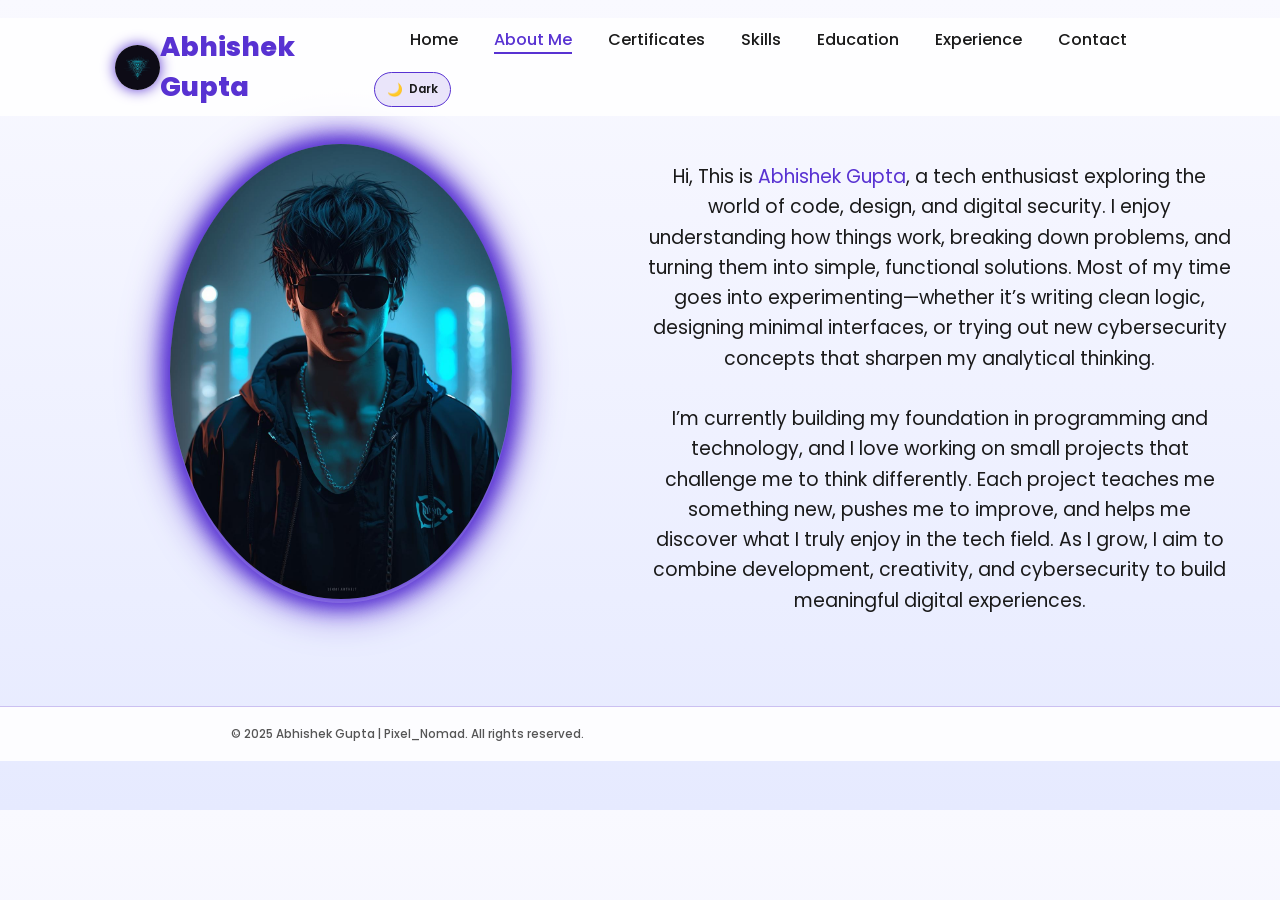
<file: About_me.html>
<!DOCTYPE html>
<html lang="en">
<head>
    <meta charset="UTF-8">
    <meta name="viewport" content="width=device-width, initial-scale=1.0">
    <title>About Me</title>
    <link rel="stylesheet" href="About_me.css">
</head>
<body>
    <header>
        <img src="logo.jpg" alt="" class="logoo">
        <a href="#" class="logo">Abhishek Gupta</a>

        <div class="nav-actions">
            <nav>
                <a href="Home.html"> Home</a>
                <a href="About_me.html" class="active"> About Me</a>
                <a href="Certificates.html" >Certificates</a>
                <a href="skill.html" >Skills</a>
                <a href="Education.html" >Education</a>
                <a href="Experience.html">Experience</a>
                <a href="Contact.html" >Contact</a>
            </nav>
            <button class="theme-toggle" type="button" aria-pressed="false">
                <span class="theme-toggle-icon">🌙</span>
                <span class="theme-toggle-text">Dark</span>
            </button>
        </div>
    </header>
    <main class="about-container">
        <div class="home-img">
            <img src="DP1.jpg" alt="">
        </div>
        <div class="text">
            <p>Hi, This is <span style="color: #5832d2;">Abhishek Gupta</span>, a tech enthusiast exploring the world of code, design, and digital security. I enjoy understanding how things work, breaking down problems, and turning them into simple, functional solutions. Most of my time goes into experimenting—whether it’s writing clean logic, designing minimal interfaces, or trying out new cybersecurity concepts that sharpen my analytical thinking.<br><br>

            I’m currently building my foundation in programming and technology, and I love working on small projects that challenge me to think differently. Each project teaches me something new, pushes me to improve, and helps me discover what I truly enjoy in the tech field. As I grow, I aim to combine development, creativity, and cybersecurity to build meaningful digital experiences.</p>
        </div>
    </main>
    <footer class="copyright">
        <p>&copy; 2025 Abhishek Gupta | Pixel_Nomad. All rights reserved.</p>
    </footer>
    <script src="theme.js"></script>
</body>
</html>
</file>
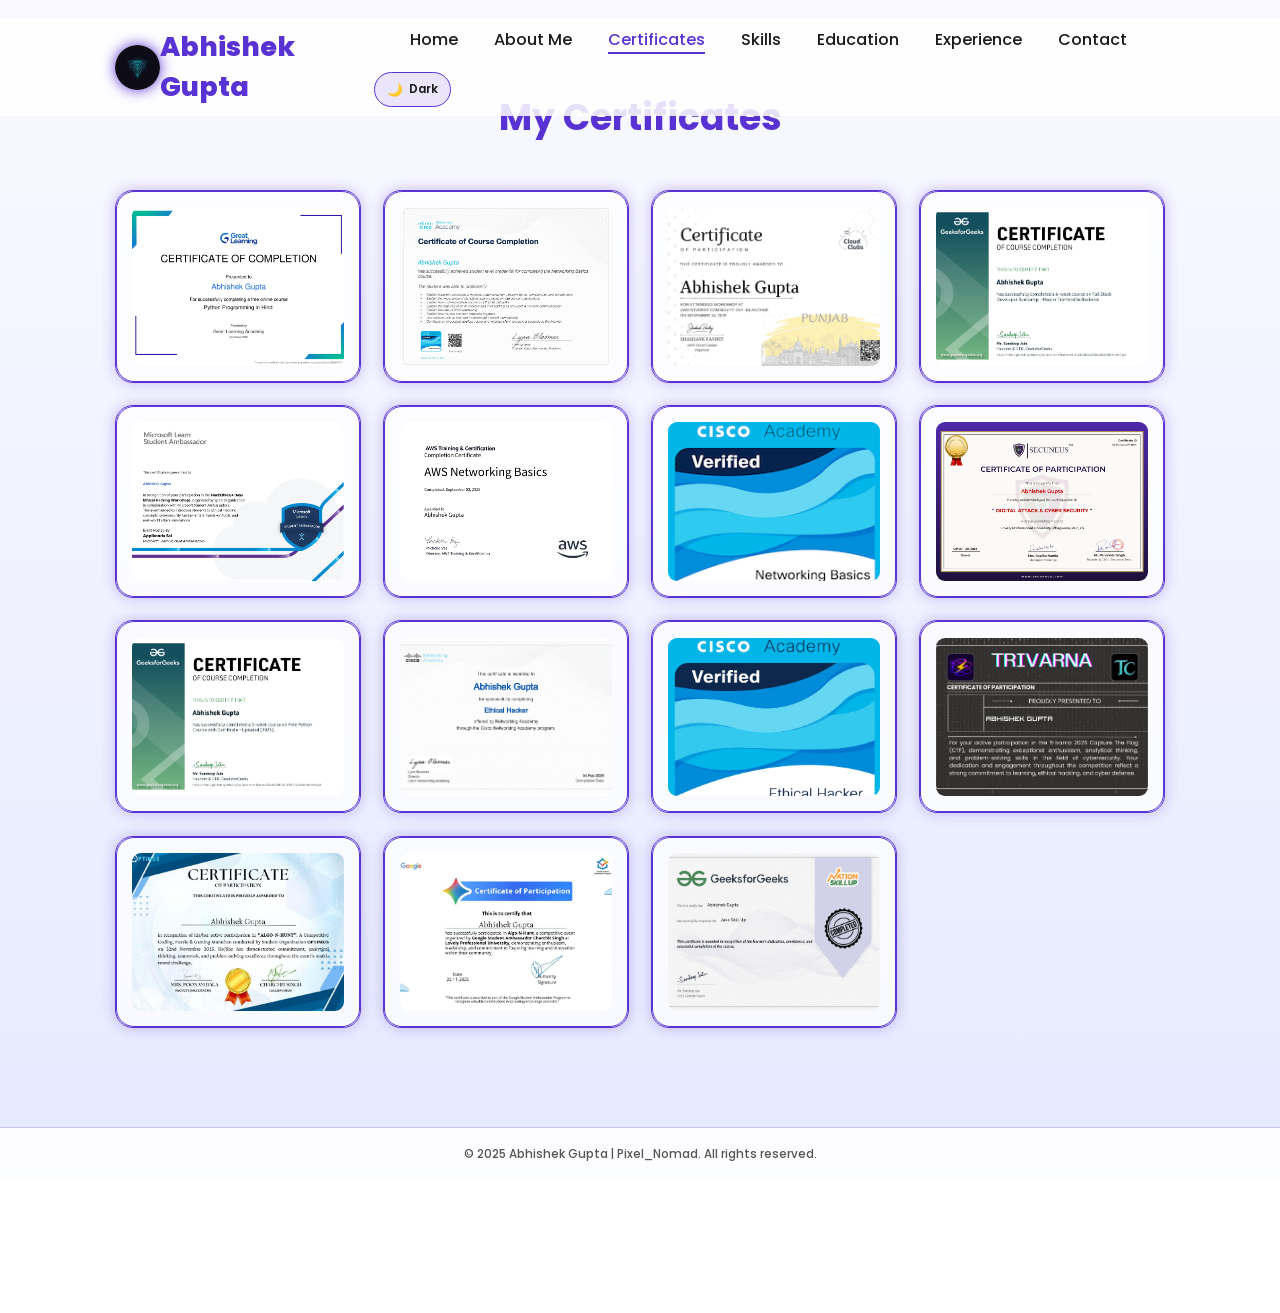
<file: Certificates.html>
<!DOCTYPE html>
<html lang="en">

<head>
    <meta charset="UTF-8">
    <meta name="viewport" content="width=device-width, initial-scale=1.0">
    <title>Certificates</title>
    <link rel="stylesheet" href="Certificate.css">
</head>

<body>
    <header>
        <img src="logo.jpg" alt="" class="logoo">
        <a href="#" class="logo">Abhishek Gupta</a>

        <div class="nav-actions">
            <nav>
                <a href="Home.html"> Home</a>
                <a href="About_me.html">About Me</a>
                <a href="Certificates.html" class="active">Certificates</a>
                <a href="skill.html">Skills</a>
                <a href="Education.html">Education</a>
                <a href="Experience.html">Experience</a>
                <a href="Contact.html">Contact</a>
            </nav>
            <button class="theme-toggle" type="button" aria-pressed="false">
                <span class="theme-toggle-icon">🌙</span>
                <span class="theme-toggle-text">Dark</span>
            </button>
        </div>
    </header>

    <section>
        <h2><span>My Certificates</span></h2>
        <div class="certificates-container">
            <div class="certificate-card" tabindex="0">
                <div class="certificate-inner">
                    <img src="cert1.jpg" alt="Certificate 1" class="certificate-image">
                </div>
                <div class="certificate-info">
                    <h3>Certificate 1</h3>
                    <p>Completed in: October 2022 <br>
Learned Python fundamentals and basic problem-solving</p>
                </div>
            </div>

            <div class="certificate-card" tabindex="0">
                <div class="certificate-inner">
                    <img src="cert8.jpg" alt="Certificate 2" class="certificate-image">
                </div>
                <div class="certificate-info">
                    <h3>Certificate 2</h3>
                    <p>Completed in: November 2025 <br>
Gained skills in network communication, Protocols, Devices troubleshooting tools.</p>
                </div>
                
            </div>

            <div class="certificate-card" tabindex="0">
                <div class="certificate-inner">
                    <img src="cert3.png" alt="Certificate 3" class="certificate-image">
                </div>
                <div class="certificate-info">
                    <h3>Certificate 3</h3>
                    <p>Completed in: November 2025 <br>
Gained insights into AWS cloud services, community workflows, and industry-level cloud practices.</p>
                </div>
            </div>

            <div class="certificate-card" tabindex="0">
                <div class="certificate-inner">
                    <img src="cert4.jpg" alt="Certificate 4" class="certificate-image">
                </div>
                <div class="certificate-info">
                    <h3>Certificate 4</h3>
                    <p>Completed in: 2025 <br>
Full-stack skills from frontend to backend with practical projects with HTML, CSS, JS, and backend frameworks.</p>
                </div>
            </div>

            <div class="certificate-card" tabindex="0">
                <div class="certificate-inner">
                    <img src="cert5.jpg" alt="Certificate 5" class="certificate-image">
                </div>
                <div class="certificate-info">
                    <h3>Certificate 5</h3>
                    <p>Completed in: October 2025 <br>
Learned ethical hacking basics, tools, attack simulations, and core cyber-security concepts.</p>
                </div>
            </div>

            <div class="certificate-card" tabindex="0">
                <div class="certificate-inner">
                    <img src="cert6.jpg" alt="Certificate 6" class="certificate-image">
                </div>
                <div class="certificate-info">
                    <h3>Certificate 6</h3>
                    <p>Completed in: September 2025 <br>
Understood networking concepts in AWS, including VPCs, subnets, routing, and cloud connectivity.</p>
                </div>
            </div>

            <div class="certificate-card" tabindex="0">
                <div class="certificate-inner">
                    <img src="cert7.png" alt="Certificate 7" class="certificate-image">
                </div>
                <div class="certificate-info">
                    <h3>Certificate 7</h3>
                    <p>Cisco Badge</p>
                </div>
            </div>

            <div class="certificate-card" tabindex="0">
                <div class="certificate-inner">
                    <img src="cert2.jpg" alt="Certificate 8" class="certificate-image">
                </div>
                <div class="certificate-info">
                    <h3>Certificate 8</h3>
                    <p>Completed in: October 2025 <br>
Hands-on exposure to digital attack techniques, cyber-security tools, and real-world threat scenarios during a 4-day workshop.</p>
                </div>
            </div> 

            <div class="certificate-card" tabindex="0">
                <div class="certificate-inner">
                    <img src="cert9.jpg" alt="Certificate 9" class="certificate-image">
                </div>
                <div class="certificate-info">
                    <h3>Certificate 9</h3>
                    <p>Completed in: 2025 <br>
Improved Python basics with hands-on practice, focusing on logic building and writing clean Python code.</p>
                </div>
            </div>
             <div class="certificate-card" tabindex="0">
                <div class="certificate-inner">
                    <img src="cert12.jpg" alt="Certificate 12" class="certificate-image">
                </div>
                <div class="certificate-info">
                    <h3>Certificate 10</h3>
                    <p>Completed in: 2026 <br>Completed the Course on Ethical Hacking from Cisco Networking Academy.</p>
                </div>
            </div>
             <div class="certificate-card" tabindex="0">
                <div class="certificate-inner">
                    <img src="cert10.jpg" alt="Certificate 10" class="certificate-image">
                </div>
                <div class="certificate-info">
                    <h3>Certificate 11</h3>
                    <p>Completed in: 2026 <br>Badge received on the completion of Ethicak Hacking course from Cisco Networking Academy.</p>
                </div>
            </div>
             <div class="certificate-card" tabindex="0">
                <div class="certificate-inner">
                    <img src="cert11.jpg" alt="Certificate 11" class="certificate-image">
                </div>
                <div class="certificate-info">
                    <h3>Certificate 12</h3>
                    <p>Completed in: 2026 <br>Participated in my first Capture the flag (CTF) event .</p>
                </div>
            </div>
            <div class="certificate-card" tabindex="0">
                <div class="certificate-inner">
                    <img src="cert13.jpg" alt="Certificate 11" class="certificate-image">
                </div>
                <div class="certificate-info">
                    <h3>Certificate 13</h3>
                    <p>Completed in: 2025 <br>Participated in my first Competitive based Coding event. Secured 4th place.</p>
                </div>
            </div>
            <div class="certificate-card" tabindex="0">
                <div class="certificate-inner">
                    <img src="cert14.jpg" alt="Certificate 11" class="certificate-image">
                </div>
                <div class="certificate-info">
                    <h3>Certificate 14</h3>
                    <p>Completed in: 2025 <br>Participated in my first Competitive based Coding event. Secured 4th place.</p>
                </div>
            </div>
            <div class="certificate-card" tabindex="0">
                <div class="certificate-inner">
                    <img src="cert15.jpg" alt="Certificate 11" class="certificate-image">
                </div>
                <div class="certificate-info">
                    <h3>Certificate 15</h3>
                    <p>Completed in: 2026 <br>learned Java from Geeks for Geeks as a part of Nation Skillup Initiative.</p>
                </div>
            </div>
        </div>
    </section>
    <footer class="copyright">
        <p>&copy; 2025 Abhishek Gupta | Pixel_Nomad. All rights reserved.</p>
    </footer>
    <script src="theme.js"></script>
</body>


</html>
</file>
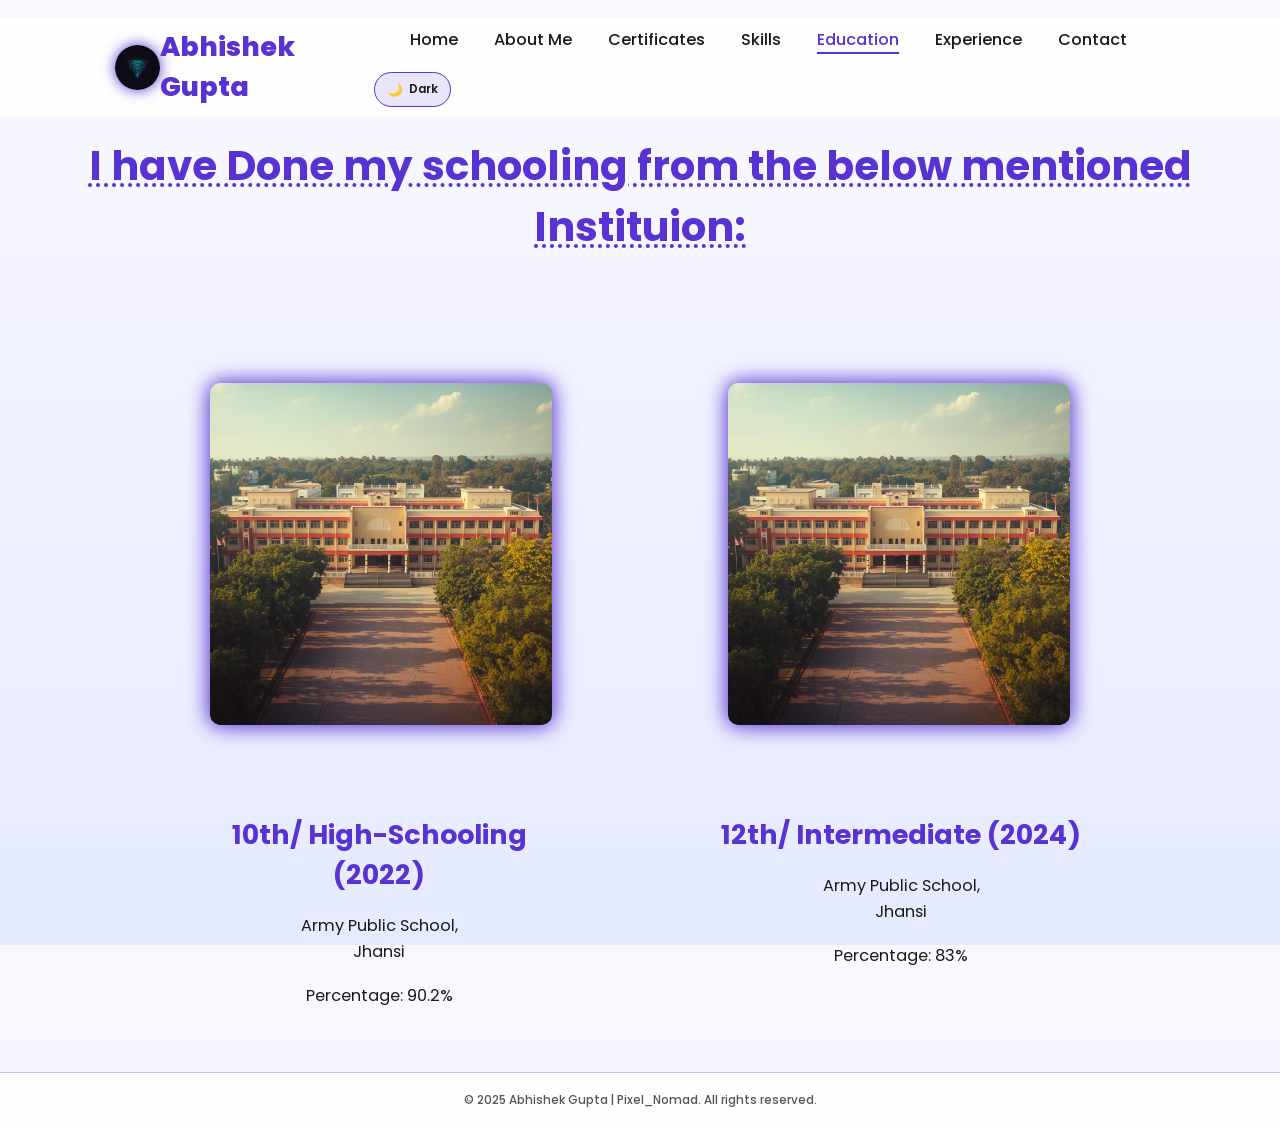
<file: Education.html>
<!DOCTYPE html>
<html lang="en">
<head>
    <meta charset="UTF-8">
    <meta name="viewport" content="width=device-width, initial-scale=1.0">
    <title>Document</title>
    <link rel="stylesheet" href="Education.css">
</head>
<body>
    <header>
        <img src="logo.jpg" alt="" class="logoo">
        <a href="#" class="logo">Abhishek Gupta</a>

        <div class="nav-actions">
            <nav>
                <a href="Home.html" > Home</a>
                <a href="About_me.html"> About Me</a>
                <a href="Certificates.html" >Certificates</a>
                <a href="skill.html" >Skills</a>
                <a href="Education.html" class="active" >Education</a>
                <a href="Experience.html" >Experience</a>
                <a href="#" >Contact</a>
            </nav>
            <button class="theme-toggle" type="button" aria-pressed="false">
                <span class="theme-toggle-icon">🌙</span>
                <span class="theme-toggle-text">Dark</span>
            </button>
        </div>
    </header>
    <div>
        <h1>I have Done my schooling from the below mentioned Instituion:</h1>
    </div>
    <div class="education-row">
        <img src="Education.jpg" alt="School Image 10th" class="education-image">
        <img src="Education.jpg" alt="School Image 12th" class="education-image">
    </div>

    <div class="education-details">
        <div class="edu-block">
            <h2>10th/ High-Schooling (2022)</h2>
            <p>Army Public School, Jhansi</p>
            <p>Percentage: 90.2%</p>
        </div>
        <div class="edu-block">
            <h2>12th/ Intermediate (2024)</h2>
            <p>Army Public School, Jhansi</p>
            <p>Percentage: 83%</p>
        </div>
    </div>
    <footer class="copyright">
        <p>&copy; 2025 Abhishek Gupta | Pixel_Nomad. All rights reserved.</p>
    </footer>
    <script src="theme.js"></script>
</body>
</html>
</file>
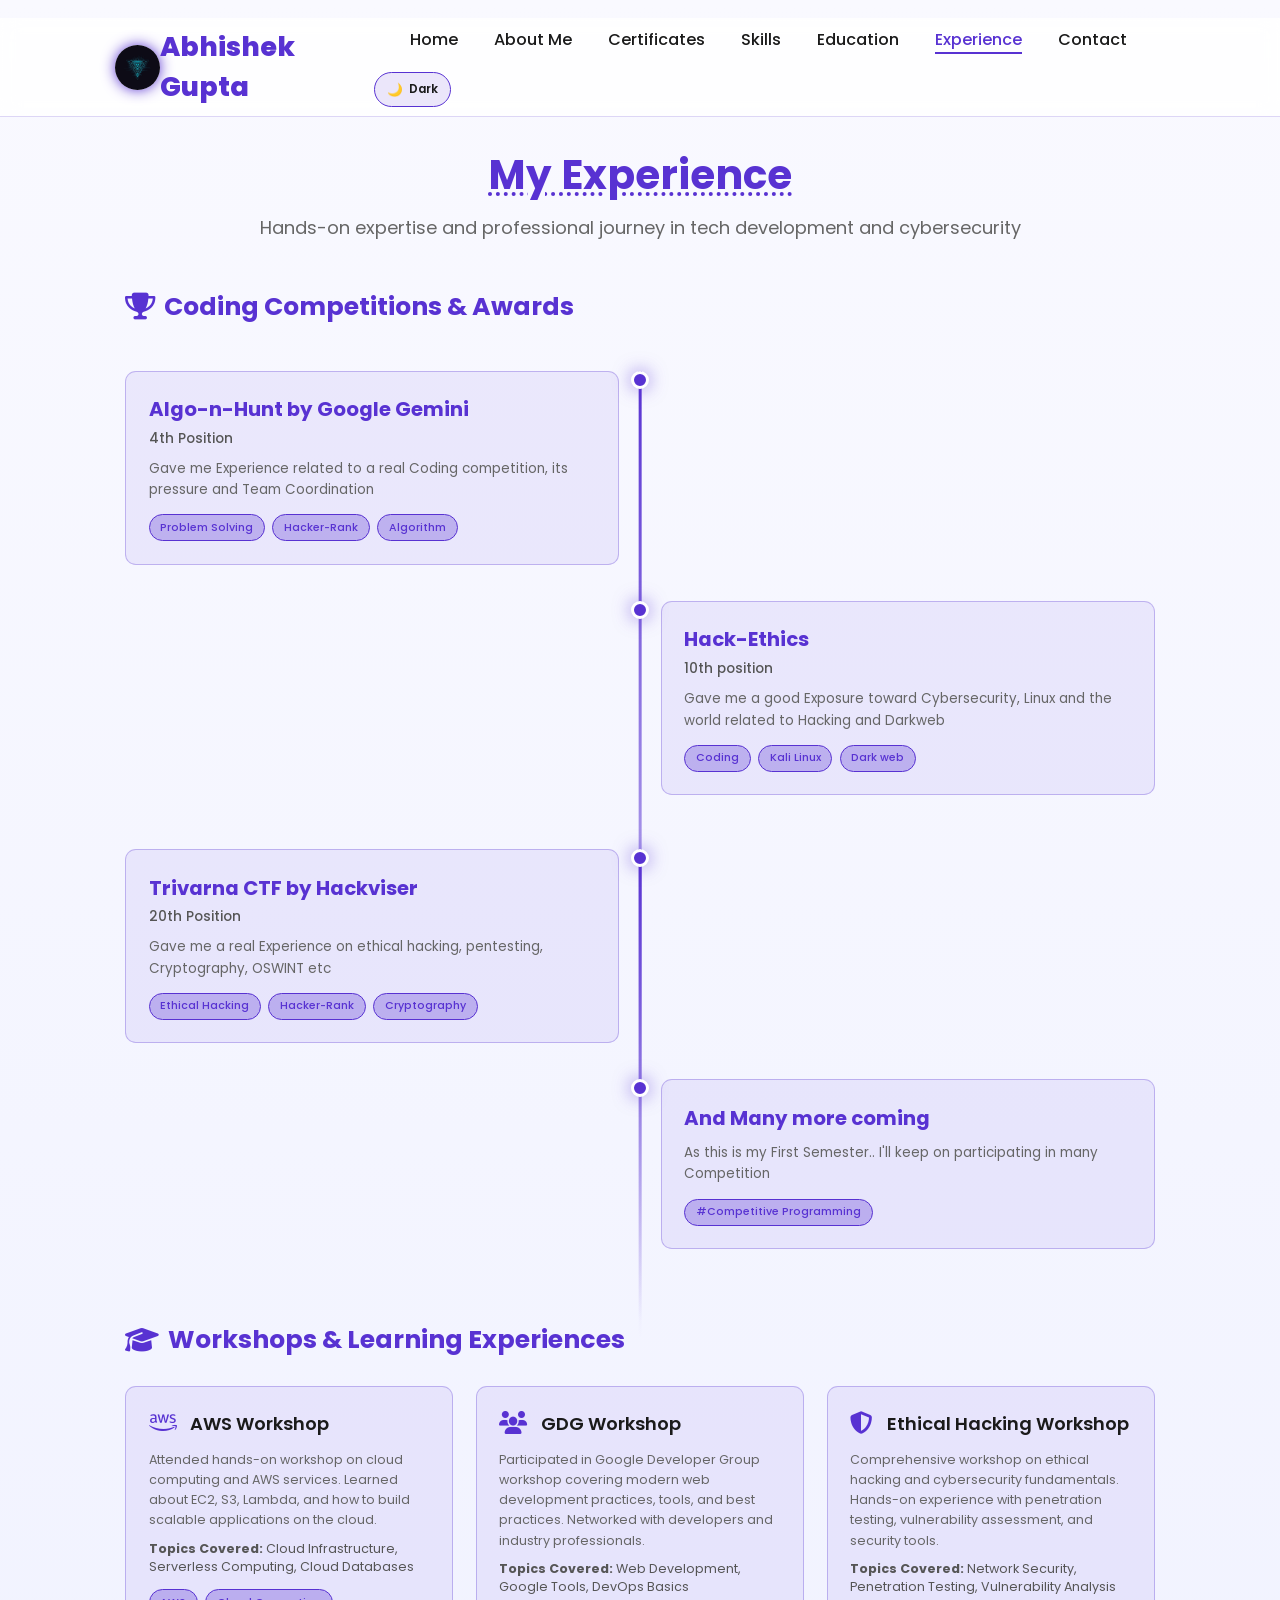
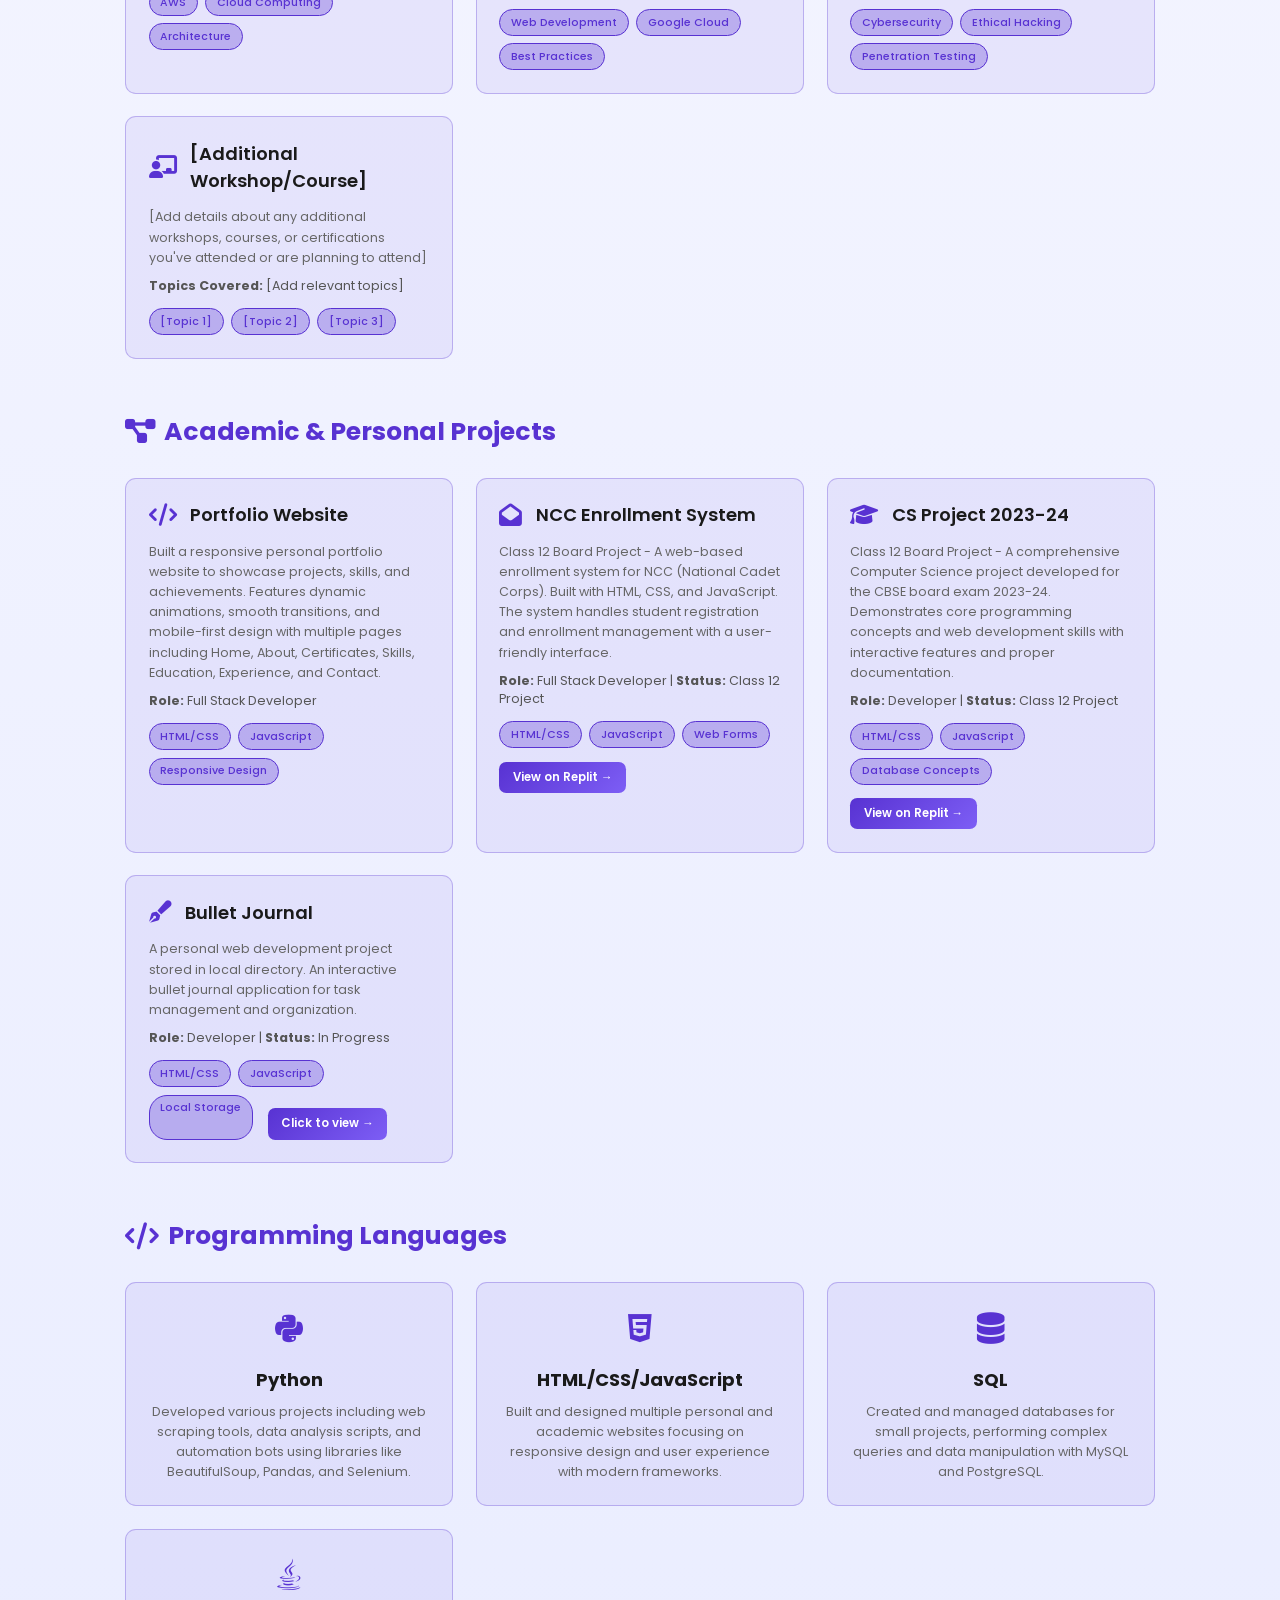
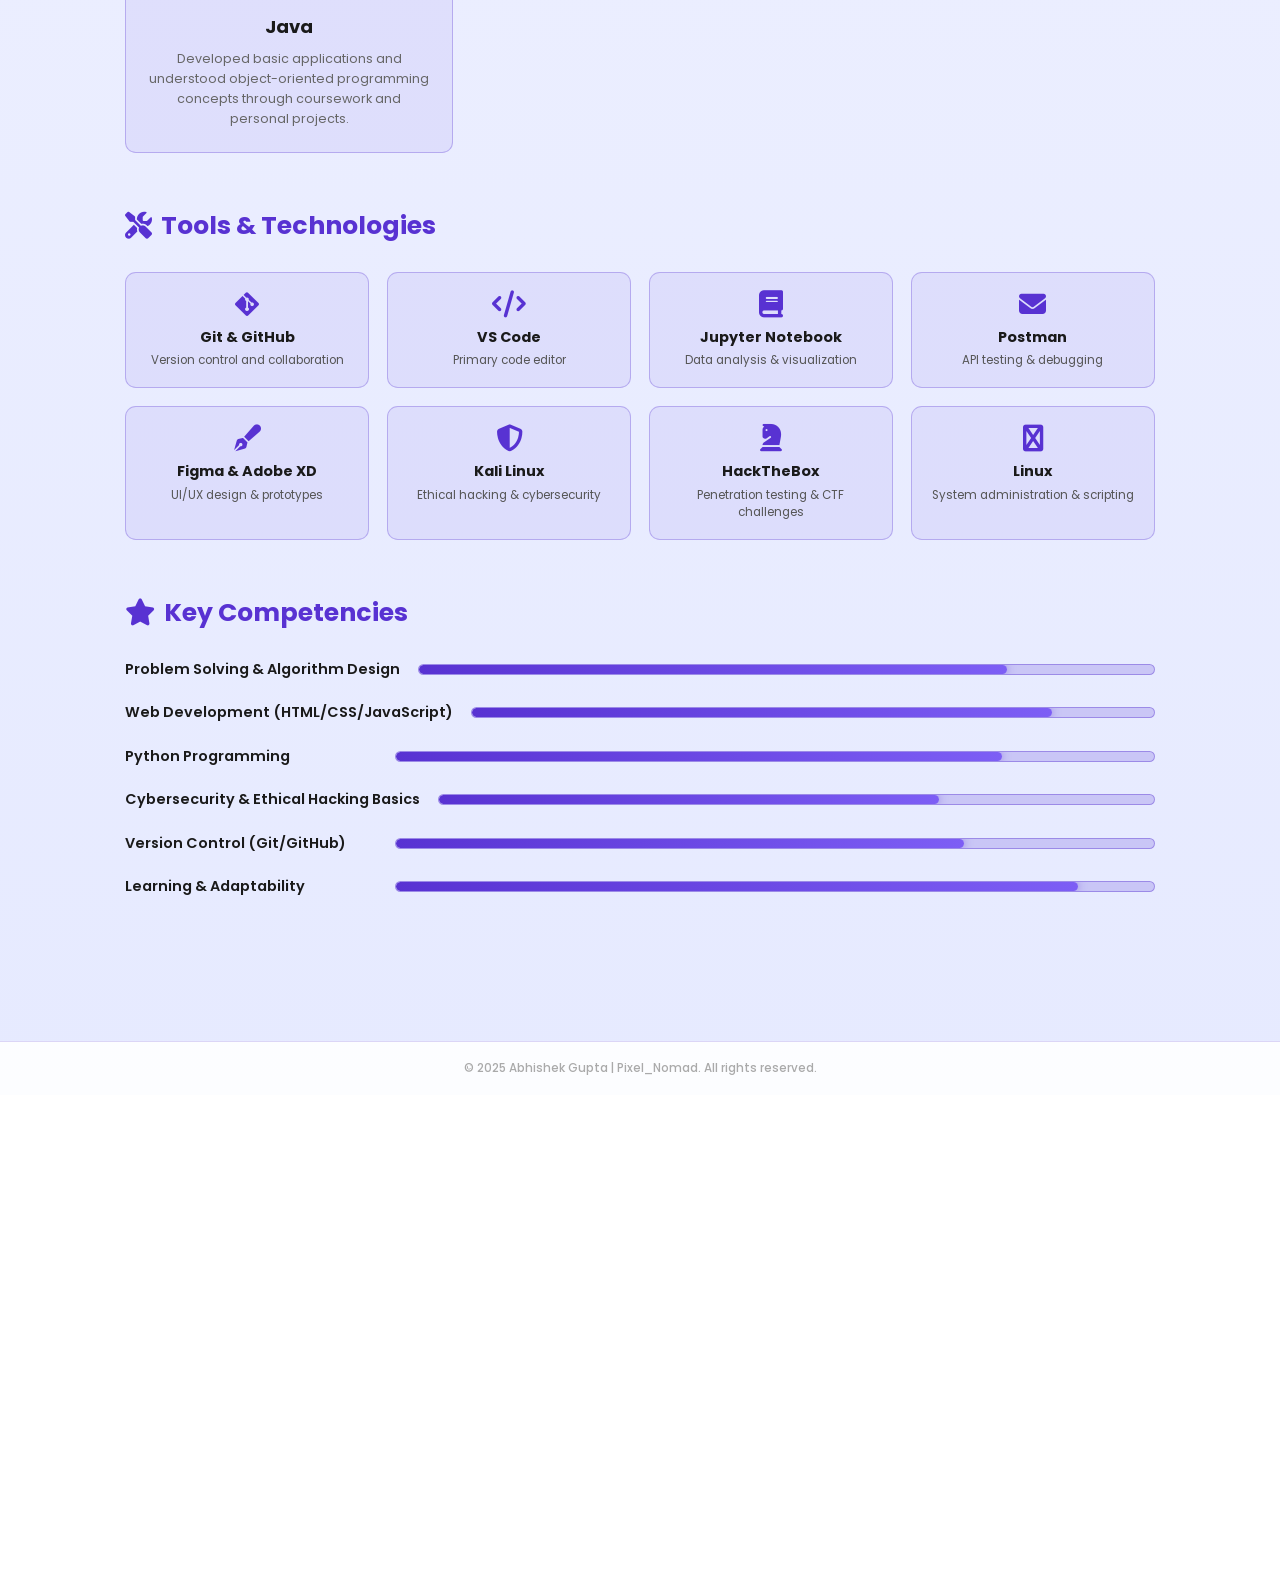
<file: Experience.html>
<!DOCTYPE html>
<html lang="en">
<head>
    <meta charset="UTF-8">
    <meta name="viewport" content="width=device-width, initial-scale=1.0">
    <title>Experience</title>
    <link rel="stylesheet" href="https://cdnjs.cloudflare.com/ajax/libs/font-awesome/6.5.2/css/all.min.css">
    <link rel="stylesheet" href="Experience.css">
</head>
<body>
    <header>
        <img src="logo.jpg" alt="" class="logoo">
        <a href="#" class="logo">Abhishek Gupta</a>

        <div class="nav-actions">
            <nav>
                <a href="Home.html"> Home</a>
                <a href="About_me.html"> About Me</a>
                <a href="Certificates.html">Certificates</a>
                <a href="skill.html">Skills</a>
                <a href="Education.html">Education</a>
                <a href="Experience.html" class="active">Experience</a>
                <a href="Contact.html">Contact</a>
            </nav>
            <button class="theme-toggle" type="button" aria-pressed="false">
                <span class="theme-toggle-icon">🌙</span>
                <span class="theme-toggle-text">Dark</span>
            </button>
        </div>
    </header>

    <section class="experience-section">
        <h1>My Experience</h1>
        <p class="experience-subtitle">Hands-on expertise and professional journey in tech development and cybersecurity</p>

        <!-- Competitions & Achievements Section -->
        <div class="experience-container">
            <h2><i class="fas fa-trophy"></i> Coding Competitions & Awards</h2>
            
            <div class="timeline">
                <div class="timeline-item">
                    <div class="timeline-marker"></div>
                    <div class="timeline-content">
                        <div class="exp-card">
                            <h3>Algo-n-Hunt by Google Gemini</h3>
                            <p class="position">4th Position</p>
                            <p class="description">Gave me Experience related to a real Coding competition, its pressure and Team Coordination<p>
                            <div class="tech-tags">
                                <span>Problem Solving</span>
                                <span>Hacker-Rank</span>
                                <span>Algorithm</span>
                            </div>
                        </div>
                    </div>
                </div>

                <div class="timeline-item">
                    <div class="timeline-marker"></div>
                    <div class="timeline-content">
                        <div class="exp-card">
                            <h3>Hack-Ethics</h3>
                            <p class="position">10th position</p>
                            <p class="description">Gave me a good Exposure toward Cybersecurity, Linux and the world related to Hacking and Darkweb</p>
                            <div class="tech-tags">
                                <span>Coding</span>
                                <span>Kali Linux</span>
                                <span>Dark web</span>
                            </div>
                        </div>
                    </div>
                </div>

                <div class="timeline">
                <div class="timeline-item">
                    <div class="timeline-marker"></div>
                    <div class="timeline-content">
                        <div class="exp-card">
                            <h3>Trivarna CTF by Hackviser</h3>
                            <p class="position">20th Position</p>
                            <p class="description">Gave me a real Experience on ethical hacking, pentesting, Cryptography, OSWINT etc<p>
                            <div class="tech-tags">
                                <span>Ethical Hacking</span>
                                <span>Hacker-Rank</span>
                                <span>Cryptography</span>
                            </div>
                        </div>
                    </div>
                </div>

                <div class="timeline-item">
                    <div class="timeline-marker"></div>
                    <div class="timeline-content">
                        <div class="exp-card">
                            <h3>And Many more coming</h3>
                            <p class="position"></p>
                            <p class="description">As this is my First Semester.. I'll keep on participating in many Competition</p>
                            <div class="tech-tags">
                                <span>#Competitive Programming</span>
                                <!-- <span>[Technology Used]</spaimn> -->
                            </div>
                        </div>
                    </div>
                </div>
            </div>
        </div>

        <!-- Workshops & Learning Section -->
        <div class="experience-container">
            <h2><i class="fas fa-graduation-cap"></i> Workshops & Learning Experiences</h2>
            
            <div class="projects-grid">
                <div class="project-card">
                    <div class="project-header">
                        <i class="fab fa-aws"></i>
                        <h3>AWS Workshop</h3>
                    </div>
                    <p class="project-desc">Attended hands-on workshop on cloud computing and AWS services. Learned about EC2, S3, Lambda, and how to build scalable applications on the cloud.</p>
                    <p class="project-role"><strong>Topics Covered:</strong> Cloud Infrastructure, Serverless Computing, Cloud Databases</p>
                    <div class="tech-tags">
                        <span>AWS</span>
                        <span>Cloud Computing</span>
                        <span>Architecture</span>
                    </div>
                </div>

                <div class="project-card">
                    <div class="project-header">
                        <i class="fas fa-users"></i>
                        <h3>GDG Workshop</h3>
                    </div>
                    <p class="project-desc">Participated in Google Developer Group workshop covering modern web development practices, tools, and best practices. Networked with developers and industry professionals.</p>
                    <p class="project-role"><strong>Topics Covered:</strong> Web Development, Google Tools, DevOps Basics</p>
                    <div class="tech-tags">
                        <span>Web Development</span>
                        <span>Google Cloud</span>
                        <span>Best Practices</span>
                    </div>
                </div>

                <div class="project-card">
                    <div class="project-header">
                        <i class="fas fa-shield-alt"></i>
                        <h3>Ethical Hacking Workshop</h3>
                    </div>
                    <p class="project-desc">Comprehensive workshop on ethical hacking and cybersecurity fundamentals. Hands-on experience with penetration testing, vulnerability assessment, and security tools.</p>
                    <p class="project-role"><strong>Topics Covered:</strong> Network Security, Penetration Testing, Vulnerability Analysis</p>
                    <div class="tech-tags">
                        <span>Cybersecurity</span>
                        <span>Ethical Hacking</span>
                        <span>Penetration Testing</span>
                    </div>
                </div>

                <div class="project-card">
                    <div class="project-header">
                        <i class="fas fa-chalkboard-teacher"></i>
                        <h3>[Additional Workshop/Course]</h3>
                    </div>
                    <p class="project-desc">[Add details about any additional workshops, courses, or certifications you've attended or are planning to attend]</p>
                    <p class="project-role"><strong>Topics Covered:</strong> [Add relevant topics]</p>
                    <div class="tech-tags">
                        <span>[Topic 1]</span>
                        <span>[Topic 2]</span>
                        <span>[Topic 3]</span>
                    </div>
                </div>
            </div>
        </div>

        <!-- Projects & Achievements Section -->
        <div class="experience-container">
            <h2><i class="fas fa-project-diagram"></i> Academic & Personal Projects</h2>
            
            <div class="projects-grid">
                <div class="project-card">
                    <div class="project-header">
                        <i class="fas fa-code"></i>
                        <h3>Portfolio Website</h3>
                    </div>
                    <p class="project-desc">Built a responsive personal portfolio website to showcase projects, skills, and achievements. Features dynamic animations, smooth transitions, and mobile-first design with multiple pages including Home, About, Certificates, Skills, Education, Experience, and Contact.</p>
                    <p class="project-role"><strong>Role:</strong> Full Stack Developer</p>
                    <div class="tech-tags">
                        <span>HTML/CSS</span>
                        <span>JavaScript</span>
                        <span>Responsive Design</span>
                    </div>
                </div>

                <div class="project-card">
                    <div class="project-header">
                        <i class="fas fa-envelope-open"></i>
                        <h3>NCC Enrollment System</h3>
                    </div>
                    <p class="project-desc">Class 12 Board Project - A web-based enrollment system for NCC (National Cadet Corps). Built with HTML, CSS, and JavaScript. The system handles student registration and enrollment management with a user-friendly interface.</p>
                    <p class="project-role"><strong>Role:</strong> Full Stack Developer | <strong>Status:</strong> Class 12 Project</p>
                    <div class="tech-tags">
                        <span>HTML/CSS</span>
                        <span>JavaScript</span>
                        <span>Web Forms</span>
                    </div>
                    <a href="https://replit.com/@AbhishekGupt157/Ncc-enrollment" target="_blank" class="project-link">View on Replit →</a>
                </div>

                <div class="project-card">
                    <div class="project-header">
                        <i class="fas fa-graduation-cap"></i>
                        <h3>CS Project 2023-24</h3>
                    </div>
                    <p class="project-desc">Class 12 Board Project - A comprehensive Computer Science project developed for the CBSE board exam 2023-24. Demonstrates core programming concepts and web development skills with interactive features and proper documentation.</p>
                    <p class="project-role"><strong>Role:</strong> Developer | <strong>Status:</strong> Class 12 Project</p>
                    <div class="tech-tags">
                        <span>HTML/CSS</span>
                        <span>JavaScript</span>
                        <span>Database Concepts</span>
                    </div>
                    <a href="https://replit.com/@AbhishekGupt157/cs-project-2023-24" target="_blank" class="project-link">View on Replit →</a>
                </div>

                <div class="project-card">
                    <div class="project-header">
                        <i class="fas fa-pen-fancy"></i>
                        <h3>Bullet Journal</h3>
                    </div>
                    <p class="project-desc">A personal web development project stored in local directory. An interactive bullet journal application for task management and organization.</p>
                    <p class="project-role"><strong>Role:</strong> Developer | <strong>Status:</strong> In Progress</p>
                    <div class="tech-tags">
                        <span>HTML/CSS</span>
                        <span>JavaScript</span>
                        <span>Local Storage</span>
                        <br>
                        <br>
                        <div>
                            <a href="https://bullet-light.vercel.app/" target="_blank" class="project-link">Click to view →</a>
                            <!-- <a href="https://bullet-light.vercel.app/">Click Here</a> -->
                        </div>
                    </div>
                </div>
            </div>
        </div>

        <!-- Programming Languages Section -->
        <div class="experience-container">
            <h2><i class="fas fa-code"></i> Programming Languages</h2>
            
            <div class="skills-grid">
                <div class="skill-card">
                    <div class="skill-icon">
                        <i class="fab fa-python"></i>
                    </div>
                    <h3>Python</h3>
                    <p>Developed various projects including web scraping tools, data analysis scripts, and automation bots using libraries like BeautifulSoup, Pandas, and Selenium.</p>
                </div>

                <div class="skill-card">
                    <div class="skill-icon">
                        <i class="fab fa-html5"></i>
                    </div>
                    <h3>HTML/CSS/JavaScript</h3>
                    <p>Built and designed multiple personal and academic websites focusing on responsive design and user experience with modern frameworks.</p>
                </div>

                <div class="skill-card">
                    <div class="skill-icon">
                        <i class="fas fa-database"></i>
                    </div>
                    <h3>SQL</h3>
                    <p>Created and managed databases for small projects, performing complex queries and data manipulation with MySQL and PostgreSQL.</p>
                </div>

                <div class="skill-card">
                    <div class="skill-icon">
                        <i class="fab fa-java"></i>
                    </div>
                    <h3>Java</h3>
                    <p>Developed basic applications and understood object-oriented programming concepts through coursework and personal projects.</p>
                </div>
            </div>
        </div>

        <!-- Tools & Technologies Section -->
        <div class="experience-container">
            <h2><i class="fas fa-tools"></i> Tools & Technologies</h2>
            
            <div class="tools-grid">
                <div class="tool-item">
                    <i class="fab fa-git-alt"></i>
                    <h4>Git & GitHub</h4>
                    <p>Version control and collaboration</p>
                </div>

                <div class="tool-item">
                    <i class="fas fa-code"></i>
                    <h4>VS Code</h4>
                    <p>Primary code editor</p>
                </div>

                <div class="tool-item">
                    <i class="fas fa-book"></i>
                    <h4>Jupyter Notebook</h4>
                    <p>Data analysis & visualization</p>
                </div>

                <div class="tool-item">
                    <i class="fas fa-envelope"></i>
                    <h4>Postman</h4>
                    <p>API testing & debugging</p>
                </div>

                <div class="tool-item">
                    <i class="fas fa-pen-fancy"></i>
                    <h4>Figma & Adobe XD</h4>
                    <p>UI/UX design & prototypes</p>
                </div>

                <div class="tool-item">
                    <i class="fas fa-shield-alt"></i>
                    <h4>Kali Linux</h4>
                    <p>Ethical hacking & cybersecurity</p>
                </div>

                <div class="tool-item">
                    <i class="fas fa-chess-knight"></i>
                    <h4>HackTheBox</h4>
                    <p>Penetration testing & CTF challenges</p>
                </div>

                <div class="tool-item">
                    <i class="fas fa-linux"></i>
                    <h4>Linux</h4>
                    <p>System administration & scripting</p>
                </div>
            </div>
        </div>

        <!-- Key Skills Section -->
        <div class="experience-container">
            <h2><i class="fas fa-star"></i> Key Competencies</h2>
            
            <div class="competencies-list">
                <div class="competency-item">
                    <span class="competency-name">Problem Solving & Algorithm Design</span>
                    <div class="competency-bar">
                        <div class="competency-fill" style="width: 80%;"></div>
                    </div>
                </div>

                <div class="competency-item">
                    <span class="competency-name">Web Development (HTML/CSS/JavaScript)</span>
                    <div class="competency-bar">
                        <div class="competency-fill" style="width: 85%;"></div>
                    </div>
                </div>

                <div class="competency-item">
                    <span class="competency-name">Python Programming</span>
                    <div class="competency-bar">
                        <div class="competency-fill" style="width: 80%;"></div>
                    </div>
                </div>

                <div class="competency-item">
                    <span class="competency-name">Cybersecurity & Ethical Hacking Basics</span>
                    <div class="competency-bar">
                        <div class="competency-fill" style="width: 70%;"></div>
                    </div>
                </div>

                <div class="competency-item">
                    <span class="competency-name">Version Control (Git/GitHub)</span>
                    <div class="competency-bar">
                        <div class="competency-fill" style="width: 75%;"></div>
                    </div>
                </div>

                <div class="competency-item">
                    <span class="competency-name">Learning & Adaptability</span>
                    <div class="competency-bar">
                        <div class="competency-fill" style="width: 90%;"></div>
                    </div>
                </div>
            </div>
        </div>
    </section>
    <footer class="copyright">
        <p>&copy; 2025 Abhishek Gupta | Pixel_Nomad. All rights reserved.</p>
    </footer>
    <script src="theme.js"></script>
</body>

</html>
</file>
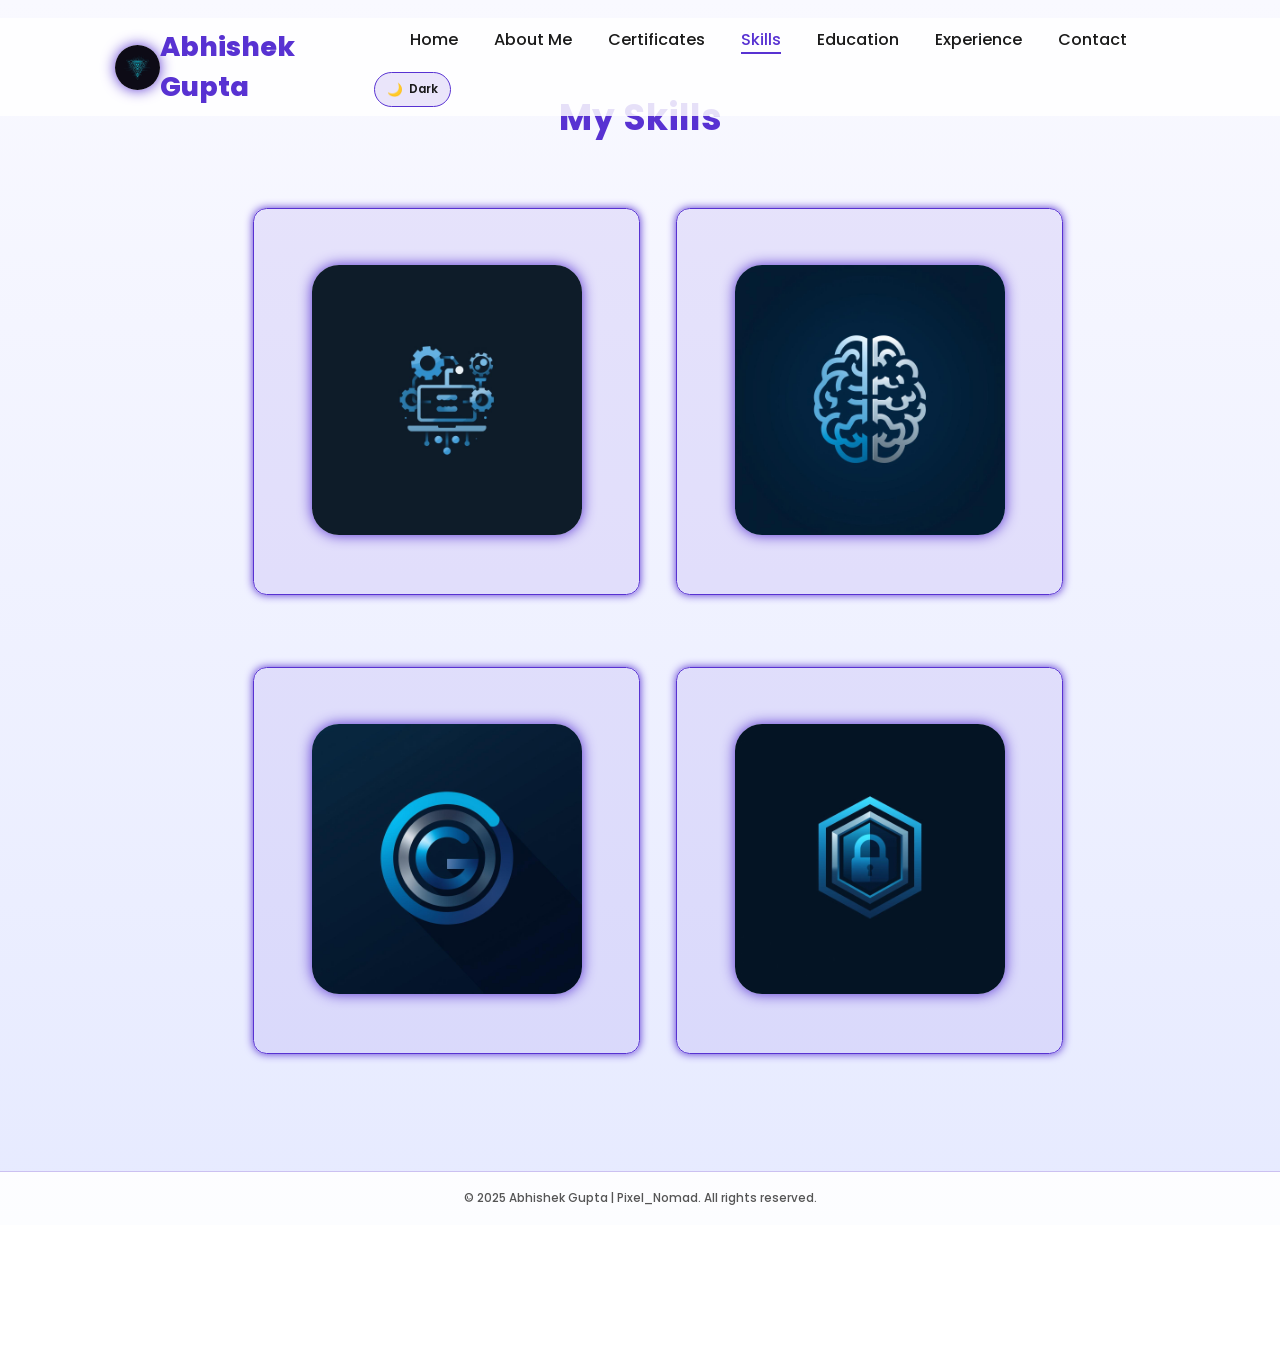
<file: skill.html>
<!DOCTYPE html>
<html lang="en">
<head>
    <meta charset="UTF-8">
    <meta name="viewport" content="width=device-width, initial-scale=1.0">
    <title>Document</title>
    <link rel="stylesheet" href="skill.css">
</head>
<body>
    <header>
        <img src="logo.jpg" alt="" class="logoo">
        <a href="#" class="logo">Abhishek Gupta</a>

        <div class="nav-actions">
            <nav>
                <a href="Home.html"> Home</a>
                <a href="About_me.html"> About Me</a>
                <a href="Certificates.html" >Certificates</a>
                <a href="skill.html" class="active">Skills</a>
                <a href="Education.html" >Education</a>
                <a href="Experience.html" >Experience</a>
                <a href="Contact.html" >Contact</a>
            </nav>
            <button class="theme-toggle" type="button" aria-pressed="false">
                <span class="theme-toggle-icon">🌙</span>
                <span class="theme-toggle-text">Dark</span>
            </button>
        </div>
    </header>
    <section>
        <h2><span>My Skills</span></h2>
        <div class="skills-container">
            <div class="skill-card" tabindex="0">
                <div class="skill-inner">
                    <img src="skills.jpg" alt="Skill 1" id="skill-img">
                </div>
                <div class="skill-info">
                    <h3>Technical Skills</h3>
                    <p><strong>Programming Language Ever used</strong>: Python, HTML(not considered as a Programming lanuage by many), CSS(same), Javascript, SQL, JAVA
                        <br><br>
                        <strong>Also Familiar with</strong>: Various Tools and Technologies like Git, GitHub, VS Code, Jupyter Notebook, Anaconda, Postman, Figma, Adobe XD. <br>

                    </p>
                </div>
            </div>
            <div class="skill-card" tabindex="0">
                <div class="skill-inner">
                    <img src="skills1.jpg" alt="Skill 2" id="skill-img">
                </div>
                <div class="skill-info">
                    <h3>Creative and Design skill</h3>
                    <p><strong>Logo & Brand Design:</strong>
Able to create simple logo concepts and explore visual identity ideas using Figma and Canva.
<br><br>
<strong>Web Aesthetics:</strong>
Understand color palettes, layouts, and typography to design clean, modern UI sections.
<br><br>
<strong>Storyboarding & Visual Storytelling:</strong>
Can outline scenes and plan narrative flow through simple storyboard panels.
<br><br>
<strong>Introductory 3D & Motion Concepts:</strong>
Familiar with basic 3D modeling and simple motion principles; explore audio-visual sync using Blender and LMMS.</p>
                </div>
            </div>
            <div class="skill-card" tabindex="0">
                <div class="skill-inner">
                    <img src="skills2.jpg" alt="Skill 3" id="skill-img">
                </div>
                <div class="skill-info">
                    <h3>Problem-Solving Skills</h3>
                    <p>Skilled at breaking down problems into smaller steps and approaching them with structured logic. <br><br>
Able to analyze patterns, troubleshoot issues, and develop efficient solutions through critical thinking.</p>
                </div>
            </div>
            <div class="skill-card" tabindex="0">
                <div class="skill-inner">
                    <img src="skills3.jpg" alt="Skill 4" id="skill-img">
                </div>
                <div class="skill-info">
                    <h3>Cyber Security</h3>
                    <p>Understand core security concepts like network layers, encryption, threats, and vulnerability analysis. <br><br>
Able to identify basic risks, follow secure coding practices, and apply beginner-level defensive techniques.</p>
                </div>
            </div>
        </div>
    </section>

    <script>
        let isAnimating = false;
        const skillCards = document.querySelectorAll('.skill-card');
        const animationDuration = 800; // matches CSS transition duration in ms

        skillCards.forEach(card => {
            card.addEventListener('mouseenter', function() {
                if (isAnimating) {
                    return; // prevent hover if animation is in progress
                }
                isAnimating = true;
                
                // Calculate card's current position
                const rect = this.getBoundingClientRect();
                const cardCenterX = rect.left + rect.width / 2;
                const cardCenterY = rect.top + rect.height / 2;
                
                // Store position data as CSS variables for smooth expansion origin
                this.style.setProperty('--card-center-x', `${cardCenterX}px`);
                this.style.setProperty('--card-center-y', `${cardCenterY}px`);
            });

            card.addEventListener('mouseleave', function() {
                // wait for animation to complete before allowing new hovers
                setTimeout(() => {
                    isAnimating = false;
                }, animationDuration);
            });
        });
    </script>
    <footer class="copyright">
        <p>&copy; 2025 Abhishek Gupta | Pixel_Nomad. All rights reserved.</p>
    </footer>
    <script src="theme.js"></script>
</body>
</html>
</file>
<file: About_me.css>
@import url('https://fonts.googleapis.com/css2?family=Poppins:wght@100;200;300;400;500;600&display=swap');

:root{
    --bg: linear-gradient(to bottom, #000000, #0b012d);
    --text: #ffffff;
    --text-muted: #aaa;
    --accent: #5832d2;
    --header-bg: transparent;
    --header-border: rgba(88, 50, 210, 0.3);
    --footer-bg: rgba(0, 0, 0, 0.9);
    --toggle-bg: rgba(88, 50, 210, 0.15);
    --toggle-text: #ffffff;
    --text-on-accent: #000000;
}

:root[data-theme="light"]{
    --bg: linear-gradient(to bottom, #f9f9ff, #e6eaff);
    --text: #1a1a1a;
    --text-muted: #555;
    --header-bg: rgba(255, 255, 255, 0.85);
    --footer-bg: rgba(255, 255, 255, 0.9);
    --toggle-bg: rgba(88, 50, 210, 0.12);
    --toggle-text: #1a1a1a;
    --text-on-accent: #ffffff;
}

*{
    margin: 0;
    padding: 0;
    box-sizing: border-box;
    text-decoration: none;
    border: none;
    outline: none;
    font-family: 'Poppins', sans-serif;
}
.logoo{
    width: 50px;
    height: 50px;
    border-radius: 50%;
    box-shadow: 0 0 15px var(--accent);
}

html{
    font-size: 62.5%;
}

body{
    width: 100%;
    height: 100vh;
    overflow-x: hidden;
    background: var(--bg);
    color: var(--text);
    transition: background 0.4s ease, color 0.4s ease;
    zoom: 90%;
}

header{
    margin-top: 20px;
    position: absolute;
    border-color: #5832d2;
    top: 0;
    left: 0;
    width: 100%;
    padding: 1rem 9%;
    background-color: var(--header-bg);
    filter: drop-shadow(10px);
    display: flex;
    justify-content: space-between;
    align-items: center;
    z-index: 100;
    
}

.logo{
    font-size: 3rem;
    color: var(--accent);
    font-weight: 800;
    cursor: pointer;
    transition: 0.5s ease;
}

.logo:hover{
    transform: scale(1.1);
}

nav a{
    font-size: 1.8rem;
    color: var(--text);
    margin-left: 4rem;
    font-weight: 500;
    transition: 0.3s ease;
    border-bottom: 3px solid transparent;
}

nav a:hover,
nav a.active{
    color: var(--accent);
    border-bottom: 3px solid var(--accent);
}
h1{
    text-align: center;
    margin-top: 150px;
    color: var(--accent);
    font-size: 4.5rem;
    text-decoration: dotted underline;
}
h2{
    text-align: center;
    margin-top: 70px;
    color: var(--text);
    font-size: 3rem;
    color: var(--accent);
}
p{
    text-align: center;
    margin: 20px 100px;
    font-size: 2.1rem;
    color: var(--text);
    line-height: 1.6;
    width: 650px;
}
.about-container{
    display: flex;
    align-items: flex-start;
    gap: 5rem;
    padding: 160px 9% 40px;
    max-width: 1300px;
    margin: 0 auto;
}

.text{
    text-align: justify;
    text-justify: inter-word;
    margin-top: 0;
    font-size: 2.1rem;
    color: var(--text);
    width: 300px;
    line-height: 2;
    width: 100%;
    height: auto;
    ;
}

.home-img{
    flex: 0 0 auto;
    border-radius: 50%;
    filter: drop-shadow(0 0 20px var(--accent));
    box-shadow: 0 0 25px var(--accent);
}

.home-img img{
    width: 380px;
    max-width: 42vw;
    border-radius: 50%;
    box-shadow: 0 0 25px var(--accent);
    cursor: pointer;
    transition: 0.2s linear;
    margin-top: 0;
    margin-left: 0;
}

@media (max-width: 800px){
    .about-container{
        flex-direction: column;
        padding-top: 120px;
        gap: 1.5rem;
        align-items: center;
    }
    .text{
        width: 100%;
        text-align: center;
        font-size: 2rem;
    }
    .home-img img{
        width: 220px;
        max-width: 50vw;
    }
}

.home-img img:hover{
    filter: drop-shadow(0 0 20px var(--accent));
    box-shadow: 0 0 25px solid var(--accent);
    transform: scale(1.05);
    font-size: 1.8rem;
    font-weight: 500;
    
}

/* Copyright Footer */
.copyright {
    background: var(--footer-bg);
    border-top: 2px solid var(--header-border);
    padding: 2rem 9%;
    text-align: center;
    margin-top: 4rem;
}

.copyright p {
    font-size: 1.3rem;
    color: var(--text-muted);
    margin: 0;
    font-weight: 500;
}

.copyright p:hover {
    color: var(--accent);
    transition: color 0.3s ease;
}

.nav-actions{
    display: flex;
    align-items: center;
    gap: 2rem;
    flex-wrap: wrap;
}

.nav-actions nav{
    display: flex;
    align-items: center;
    flex-wrap: wrap;
}

.theme-toggle{
    display: inline-flex;
    align-items: center;
    gap: 0.6rem;
    padding: 0.8rem 1.4rem;
    background: var(--toggle-bg);
    color: var(--toggle-text);
    border-radius: 999px;
    border: 2px solid var(--accent);
    font-size: 1.3rem;
    font-weight: 600;
    cursor: pointer;
    transition: background-color 0.3s ease, color 0.3s ease, transform 0.3s ease, box-shadow 0.3s ease;
}

.theme-toggle:hover{
    transform: translateY(-2px) scale(1.03);
    box-shadow: 0 0 15px rgba(88, 50, 210, 0.4);
}

.theme-toggle:active{
    transform: scale(0.98);
}

.theme-toggle-icon{
    font-size: 1.4rem;
}
</file>
<file: Certificate.css>
@import url('https://fonts.googleapis.com/css2?family=Poppins:wght@100;200;300;400;500;600&display=swap');

:root {
    --bg: linear-gradient(to bottom, #000000, #190850);
    --text: #ffffff;
    --text-muted: #aaa;
    --text-subtle: #ccc;
    --accent: #5832d2;
    --header-bg: transparent;
    --header-border: rgba(88, 50, 210, 0.3);
    --footer-bg: rgba(0, 0, 0, 0.9);
    --nav-bg-mobile: #161616;
    --card-bg: rgba(0, 0, 0, 0.5);
    --card-border: #5832d2;
    --toggle-bg: rgba(88, 50, 210, 0.15);
    --toggle-text: #ffffff;
    --text-on-accent: #000000;
}

:root[data-theme="light"] {
    --bg: linear-gradient(to bottom, #f9f9ff, #e6eaff);
    --text: #1a1a1a;
    --text-muted: #555;
    --text-subtle: #666;
    --header-bg: rgba(255, 255, 255, 0.85);
    --footer-bg: rgba(255, 255, 255, 0.9);
    --nav-bg-mobile: #f3f3fb;
    --card-bg: rgba(255, 255, 255, 0.75);
    --card-border: #5832d2;
    --toggle-bg: rgba(88, 50, 210, 0.12);
    --toggle-text: #1a1a1a;
    --text-on-accent: #ffffff;
}

* {
    margin: 0;
    padding: 0;
    box-sizing: border-box;
    text-decoration: none;
    border: none;
    outline: none;
    font-family: 'Poppins', sans-serif;
}

html {
    font-size: 62.5%;
}

body {
    width: 100%;
    min-height: 100vh;
    overflow-x: hidden;
    background: var(--bg);
    color: var(--text);
    transition: background 0.4s ease, color 0.4s ease;
    zoom: 90%;
}

.logoo {
    width: 50px;
    height: 50px;
    border-radius: 50%;
    box-shadow: 0 0 15px var(--accent);
}

header {
    margin-top: 20px;
    position: absolute      ;
    border-color: #5832d2;
    top: 0;
    left: 0;
    width: 100%;
    padding: 1rem 9%;
    background-color: var(--header-bg);
    filter: drop-shadow(10px);
    display: flex;
    justify-content: space-between;
    align-items: center;
    z-index: 100;
}

.logo {
    font-size: 3rem;
    color: var(--accent);
    font-weight: 800;
    cursor: pointer;
    transition: 0.5s ease;
}

.logo:hover {
    transform: scale(1.1);
}

nav a {
    font-size: 1.8rem;
    color: var(--text);
    margin-left: 4rem;
    font-weight: 500;
    transition: 0.3s ease;
    border-bottom: 3px solid transparent;
}

nav a:hover,
nav a.active {
    color: var(--accent);
    border-bottom: 3px solid var(--accent);
}

@media(max-width:995px) {
    nav {
        position: absolute;
        display: none;
        top: 0;
        right: 0;
        width: 40%;
        border-left: 3px solid var(--accent);
        border-bottom: 3px solid var(--accent);
        border-bottom-left-radius: 2rem;
        padding: 1rem solid;
        background-color: var(--nav-bg-mobile);
        border-top: 0.1rem solid rgba(0, 0, 0, 0.1);
    }

    nav.active {
        display: block;
    }

    nav a {
        display: block;
        font-size: 2rem;
        margin: 3rem 0;
    }

    nav a:hover,
    nav a.active {
        padding: 1rem;
        border-radius: 0.5rem;
        border-bottom: 0.5rem solid var(--accent);
    }
}

section {
    padding: 10rem 9% 5rem;
    min-height: 100vh;
    display: flex;
    flex-direction: column;
    align-items: center;
}

h2 {
    font-size: 4rem;
    margin-bottom: 3rem;
    text-align: center;
    color: var(--text);
}

h2 span {
    color: var(--accent);
}

.certificates-container {
    display: grid;
    grid-template-columns: repeat(4, 1fr); /* force 4 columns */
    gap: 2.5rem; /* even spacing vertically and horizontally */
    width: 100%;
    padding: 2rem 0;
    align-items: start; /* ensure items align to top */
    grid-auto-rows: 1fr; /* make rows equal height */
    border-radius: 5px;
}

.certificate-card {
    background: var(--card-bg);
    border: 2px solid var(--card-border);
    border-radius: 2rem;
    overflow: visible;
    transition: transform 0.4s cubic-bezier(0.25, 0.46, 0.45, 0.94), box-shadow 0.4s ease;
    box-shadow: 0 0 15px rgba(88, 50, 210, 0.3);
    position: relative;
    display: flex;
    flex-direction: column;
    height: auto;
    padding: 18px;
    box-sizing: border-box;
}

.certificate-card::before {
    content: "";
    position: absolute;
    top: -10px;
    left: -10px;
    right: -10px;
    bottom: -10px;
    border: 2px solid transparent;
    border-radius: 2.4rem;
    transition: border-color 0.4s ease, box-shadow 0.4s ease, transform 0.4s ease;
    z-index: -1;
    pointer-events: none;
}

.certificate-card:hover {
    transform: translateY(-12px);
    box-shadow: 0 12px 35px rgba(88, 50, 210, 0.5);
}

.certificate-card:hover::before {
    border: 3px solid var(--accent);
    box-shadow: 0 0 30px rgba(88, 50, 210, 0.5), inset 0 0 20px rgba(88, 50, 210, 0.15);
}

.certificate-image {
    width: 100%;
    height: auto;
    object-fit: cover;
    display: block;
    transition: transform 0.4s cubic-bezier(0.25, 0.46, 0.45, 0.94), filter 0.4s ease;
    aspect-ratio: 4 / 3; /* enforce a consistent image area so cards match vertically */
    border-radius: 10px;
}

.certificate-card:hover .certificate-image {
    filter: brightness(1.1);
    transform: scale(1.05);
}

/* Responsive fallback: switch to auto-fit on narrow screens */
@media (max-width: 900px) {
    .certificates-container {
        grid-template-columns: repeat(auto-fit, minmax(250px, 1fr));
        grid-auto-rows: auto;
    }
    .certificate-image {
        aspect-ratio: auto;
    }
}

/* Ensure grid rows size by content and items align to the top so
   later-row cards (4th,5th,8th, etc.) are fully visible */
.certificates-container {
    align-items: start;
    grid-auto-rows: auto;
}

.certificate-card:hover .certificate-image {
    filter: brightness(1.1);
}

/* Create a decorative border pseudo-element so the visible border can
   enlarge on hover without resizing the card content (image stays same). */
.certificate-card {
    --border-color: var(--accent);
    --border-width: 2px;
}
.certificate-card::before{
    content: "";
    position: absolute;
    inset: 0;
    border-radius: inherit;
    border: var(--border-width) solid var(--border-color);
    box-sizing: border-box;
    transition: transform 0.25s ease, box-shadow 0.25s ease;
    z-index: 0; /* behind card content */
    pointer-events: none;
}
.certificate-card > *{
    position: relative;
    z-index: 1; /* keep content above the pseudo-border */
}
.certificate-card:hover::before,
.certificate-card:focus-within::before{
    transform: scale(1.06); /* enlarge visual border */
    box-shadow: 0 6px 20px rgba(88,50,210,0.18);
}

/* Dropdown info panel: hidden by default, revealed on hover or focus */
.certificate-info{
    max-height: 0;
    overflow: hidden;
    transition: max-height 0.4s cubic-bezier(0.25, 0.46, 0.45, 0.94), padding 0.4s ease, opacity 0.4s ease;
    padding: 0 1.5rem;
    opacity: 0;
    background: transparent;
}
.certificate-info h3{
    font-size: 1.4rem;
    margin: 0.5rem 0 0.3rem;
    color: var(--text);
    font-weight: 600;
}
.certificate-info p{
    font-size: 1.1rem;
    margin: 0;
    color: var(--text-subtle);
    line-height: 1.4;
}
.certificate-card:hover .certificate-info,
.certificate-card:focus-within .certificate-info{
    max-height: 8rem;
    padding: 0.6rem 1.5rem;
    opacity: 1;
}

/* Make the info accessible on keyboard by allowing focus on the card */
.certificate-card{outline: none}
.certificate-card:focus-within{box-shadow: 0 0 0 3px rgba(88,50,210,0.12)}

/* Copyright Footer */
.copyright {
    background: var(--footer-bg);
    border-top: 2px solid var(--header-border);
    padding: 2rem 9%;
    text-align: center;
    margin-top: 4rem;
}

.copyright p {
    font-size: 1.3rem;
    color: var(--text-muted);
    margin: 0;
    font-weight: 500;
}

.copyright p:hover {
    color: var(--accent);
    transition: color 0.3s ease;
}

.nav-actions{
    display: flex;
    align-items: center;
    gap: 2rem;
    flex-wrap: wrap;
}

.nav-actions nav{
    display: flex;
    align-items: center;
    flex-wrap: wrap;
}

.theme-toggle{
    display: inline-flex;
    align-items: center;
    gap: 0.6rem;
    padding: 0.8rem 1.4rem;
    background: var(--toggle-bg);
    color: var(--toggle-text);
    border-radius: 999px;
    border: 2px solid var(--accent);
    font-size: 1.3rem;
    font-weight: 600;
    cursor: pointer;
    transition: background-color 0.3s ease, color 0.3s ease, transform 0.3s ease, box-shadow 0.3s ease;
}

.theme-toggle:hover{
    transform: translateY(-2px) scale(1.03);
    box-shadow: 0 0 15px rgba(88, 50, 210, 0.4);
}

.theme-toggle:active{
    transform: scale(0.98);
}

.theme-toggle-icon{
    font-size: 1.4rem;
}
</file>
<file: Education.css>
@import url('https://fonts.googleapis.com/css2?family=Poppins:wght@100;200;300;400;500;600&display=swap');

:root{
    --bg: linear-gradient(to bottom, #000000, #0b012d);
    --text: #ffffff;
    --text-muted: #aaa;
    --accent: #5832d2;
    --header-bg: transparent;
    --header-border: rgba(88, 50, 210, 0.3);
    --footer-bg: rgba(0, 0, 0, 0.9);
    --toggle-bg: rgba(88, 50, 210, 0.15);
    --toggle-text: #ffffff;
    --text-on-accent: #000000;
}

:root[data-theme="light"]{
    --bg: linear-gradient(to bottom, #f9f9ff, #e6eaff);
    --text: #1a1a1a;
    --text-muted: #555;
    --header-bg: rgba(255, 255, 255, 0.85);
    --footer-bg: rgba(255, 255, 255, 0.9);
    --toggle-bg: rgba(88, 50, 210, 0.12);
    --toggle-text: #1a1a1a;
    --text-on-accent: #ffffff;
}

*{
    margin: 0;
    padding: 0;
    box-sizing: border-box;
    text-decoration: none;
    border: none;
    outline: none;
    font-family: 'Poppins', sans-serif;
}
.logoo{
    width: 50px;
    height: 50px;
    border-radius: 50%;
    box-shadow: 0 0 15px var(--accent);
}

html{
    font-size: 62.5%;
}

body{
    width: 100%;
    height: 100vh;
    overflow-x: hidden;
    background: var(--bg);
    color: var(--text);
    transition: background 0.4s ease, color 0.4s ease;
    zoom: 90%;
}

header{
    margin-top: 20px;
    position: absolute;
    border-color: #5832d2;
    top: 0;
    left: 0;
    width: 100%;
    padding: 1rem 9%;
    background-color: var(--header-bg);
    filter: drop-shadow(10px);
    display: flex;
    justify-content: space-between;
    align-items: center;
    z-index: 100;
    
}

.logo{
    font-size: 3rem;
    color: var(--accent);
    font-weight: 800;
    cursor: pointer;
    transition: 0.5s ease;
}

.logo:hover{
    transform: scale(1.1);
}

nav a{
    font-size: 1.8rem;
    color: var(--text);
    margin-left: 4rem;
    font-weight: 500;
    transition: 0.3s ease;
    border-bottom: 3px solid transparent;
}

nav a:hover,
nav a.active{
    color: var(--accent);
    border-bottom: 3px solid var(--accent);
}
h1{
    text-align: center;
    margin-top: 150px;
    color: var(--accent);
    font-size: 4.5rem;
    text-decoration: dotted underline;
}
h2{
    text-align: center;
    margin-top: 70px;
    color: var(--text);
    font-size: 3rem;
    color: var(--accent);
}
p{
    text-align: center;
    margin: 20px 100px;
    font-size: 1.8rem;
    color: var(--text);
    line-height: 1.6;
}
.education-image{
    display: grid;
    margin-top: 120px;
    width: 400px;
    height: auto;
    border-radius: 30px;
    position: relative;
    transition: 0.5s ease;
    /* border-radius: 50%; */
    filter: drop-shadow(0 0 20px var(--accent));
    box-shadow: 0 0 25px solid var(--accent);

}


.education-image img:hover{
    filter: drop-shadow(0 0 20px var(--accent));
    box-shadow: 0 0 25px solid var(--accent);
    transform: scale(1.05);
    font-size: 1.8rem;
    font-weight: 500;
    
}
.education-row{
    display: flex;
    gap: 2.5rem;
    justify-content: center;
    align-items: center;
    width: 100%;
    padding: 2rem 1rem;
    box-sizing: border-box;
}

.education-image{
    height: 380px;
    width: auto;
    border-radius: 12px;
    transition: transform 0.25s ease, box-shadow 0.25s ease;
    filter: drop-shadow(0 0 12px var(--accent));
    box-shadow: 0 0 18px rgba(88,50,210,0.25);
    margin-left:85px ;
    margin-right: 85px;
}

.education-image:hover{
    transform: scale(1.06);
    box-shadow: 0 0 28px var(--accent);
}

.education-details{
    display: flex;
    gap: 16rem;
    justify-content: center;
    align-items: flex-start;
    width: 100%;
    padding: 1rem;
    box-sizing: border-box;
    margin-right:150px ;
}

.edu-block{
    max-width: 420px;
    text-align: center;
}

@media (max-width: 800px) {
    .education-row{
        gap: 1rem;
    }
    .education-image{
        height: 120px;
    }
    .education-details{
        flex-direction: column;
        gap: 1rem;
        align-items: center;
    }
}

/* Copyright Footer */
.copyright {
    background: var(--footer-bg);
    border-top: 2px solid var(--header-border);
    padding: 2rem 9%;
    text-align: center;
    margin-top: 4rem;
}

.copyright p {
    font-size: 1.3rem;
    color: var(--text-muted);
    margin: 0;
    font-weight: 500;
}

.copyright p:hover {
    color: var(--accent);
    transition: color 0.3s ease;
}

.nav-actions{
    display: flex;
    align-items: center;
    gap: 2rem;
    flex-wrap: wrap;
}

.nav-actions nav{
    display: flex;
    align-items: center;
    flex-wrap: wrap;
}

.theme-toggle{
    display: inline-flex;
    align-items: center;
    gap: 0.6rem;
    padding: 0.8rem 1.4rem;
    background: var(--toggle-bg);
    color: var(--toggle-text);
    border-radius: 999px;
    border: 2px solid var(--accent);
    font-size: 1.3rem;
    font-weight: 600;
    cursor: pointer;
    transition: background-color 0.3s ease, color 0.3s ease, transform 0.3s ease, box-shadow 0.3s ease;
}

.theme-toggle:hover{
    transform: translateY(-2px) scale(1.03);
    box-shadow: 0 0 15px rgba(88, 50, 210, 0.4);
}

.theme-toggle:active{
    transform: scale(0.98);
}

.theme-toggle-icon{
    font-size: 1.4rem;
}
</file>
<file: Experience.css>
@import url('https://fonts.googleapis.com/css2?family=Poppins:wght@100;200;300;400;500;600&display=swap');

:root {
    --bg: linear-gradient(to bottom, #000000, #0b012d);
    --text: #ffffff;
    --text-muted: #aaa;
    --text-subtle: #ccc;
    --accent: #5832d2;
    --header-bg: rgba(0, 0, 0, 0.8);
    --header-border: rgba(88, 50, 210, 0.2);
    --footer-bg: rgba(0, 0, 0, 0.9);
    --card-bg: rgba(88, 50, 210, 0.1);
    --card-border: rgba(88, 50, 210, 0.3);
    --surface: #000000;
    --toggle-bg: rgba(88, 50, 210, 0.15);
    --toggle-text: #ffffff;
}

:root[data-theme="light"] {
    --bg: linear-gradient(to bottom, #f9f9ff, #e6eaff);
    --text: #1a1a1a;
    --text-muted: #555;
    --text-subtle: #666;
    --header-bg: rgba(255, 255, 255, 0.85);
    --header-border: rgba(88, 50, 210, 0.2);
    --footer-bg: rgba(255, 255, 255, 0.9);
    --card-bg: rgba(88, 50, 210, 0.08);
    --card-border: rgba(88, 50, 210, 0.3);
    --surface: #ffffff;
    --toggle-bg: rgba(88, 50, 210, 0.12);
    --toggle-text: #1a1a1a;
}

* {
    margin: 0;
    padding: 0;
    box-sizing: border-box;
    text-decoration: none;
    border: none;
    outline: none;
    font-family: 'Poppins', sans-serif;
}

html {
    font-size: 62.5%;
}

body {
    width: 100%;
    background: var(--bg);
    color: var(--text);
    overflow-x: hidden;
    transition: background 0.4s ease, color 0.4s ease;
    zoom: 90%;
}

.logoo {
    width: 50px;
    height: 50px;
    border-radius: 50%;
    box-shadow: 0 0 15px var(--accent);
}

header {
    margin-top: 20px;
    position: fixed;
    top: 0;
    left: 0;
    width: 100%;
    padding: 1rem 9%;
    background-color: var(--header-bg);
    backdrop-filter: blur(10px);
    display: flex;
    justify-content: space-between;
    align-items: center;
    z-index: 100;
    border-bottom: 1px solid var(--header-border);
}

.logo {
    font-size: 3rem;
    color: var(--accent);
    font-weight: 800;
    cursor: pointer;
    transition: 0.5s ease;
}

.logo:hover {
    transform: scale(1.1);
}

.nav-actions{
    display: flex;
    align-items: center;
    gap: 2rem;
    flex-wrap: wrap;
}

.nav-actions nav{
    display: flex;
    align-items: center;
    flex-wrap: wrap;
}

nav a {
    font-size: 1.8rem;
    color: var(--text);
    margin-left: 4rem;
    font-weight: 500;
    transition: 0.3s ease;
    border-bottom: 3px solid transparent;
}

nav a:hover,
nav a.active {
    color: var(--accent);
    border-bottom: 3px solid var(--accent);
}

nav a:hover,
nav a.active {
    color: var(--accent);
    border-bottom: 3px solid var(--accent);
}

/* Experience Section */
.experience-section {
    padding: 160px 9% 60px;
    max-width: 1400px;
    margin: 0 auto;
}

.experience-section > h1 {
    text-align: center;
    font-size: 4.5rem;
    color: var(--accent);
    margin-bottom: 1rem;
    text-decoration: dotted underline;
}

.experience-subtitle {
    text-align: center;
    font-size: 2rem;
    color: var(--text-subtle);
    margin-bottom: 5rem;
    line-height: 1.6;
    max-width: 900px;
    margin-left: auto;
    margin-right: auto;
}

.experience-container {
    margin-bottom: 6rem;
}

.experience-container > h2 {
    font-size: 2.8rem;
    color: var(--accent);
    margin-bottom: 3rem;
    display: flex;
    align-items: center;
    gap: 1rem;
}

.experience-container > h2 i {
    font-size: 3rem;
}

/* Timeline Section */
.timeline {
    position: relative;
    padding: 2rem 0;
}

.timeline::before {
    content: '';
    position: absolute;
    left: 50%;
    transform: translateX(-50%);
    width: 3px;
    height: 100%;
    background: linear-gradient(to bottom, #5832d2, transparent);
}

.timeline-item {
    margin-bottom: 4rem;
    position: relative;
}

.timeline-item:nth-child(odd) .timeline-content {
    margin-left: 0;
    margin-right: 52%;
}

.timeline-item:nth-child(even) .timeline-content {
    margin-left: 52%;
}

.timeline-marker {
    position: absolute;
    left: 50%;
    top: 0;
    transform: translateX(-50%);
    width: 20px;
    height: 20px;
    background: var(--accent);
    border: 4px solid var(--surface);
    border-radius: 50%;
    box-shadow: 0 0 20px rgba(88, 50, 210, 0.6);
    z-index: 10;
}

.timeline-content {
    transition: all 0.3s ease;
}

.exp-card {
    background: var(--card-bg);
    border: 2px solid var(--card-border);
    border-radius: 12px;
    padding: 2.5rem;
    transition: all 0.4s cubic-bezier(0.4, 0, 0.2, 1);
}

.exp-card:hover {
    background: rgba(88, 50, 210, 0.15);
    border-color: #5832d2;
    box-shadow: 0 0 30px rgba(88, 50, 210, 0.4);
    transform: translateY(-8px);
}

.exp-card h3 {
    font-size: 2.2rem;
    color: var(--accent);
    margin-bottom: 0.5rem;
}

.exp-card .position {
    font-size: 1.5rem;
    color: var(--text-muted);
    margin-bottom: 1rem;
    font-weight: 500;
}

.exp-card .description {
    font-size: 1.5rem;
    color: var(--text-subtle);
    line-height: 1.6;
    margin-bottom: 1.5rem;
}

/* Projects Grid */
.projects-grid {
    display: grid;
    grid-template-columns: repeat(auto-fit, minmax(320px, 1fr));
    gap: 2.5rem;
}

.project-card {
    background: var(--card-bg);
    border: 2px solid var(--card-border);
    border-radius: 12px;
    padding: 2.5rem;
    transition: all 0.4s cubic-bezier(0.4, 0, 0.2, 1);
    position: relative;
    overflow: hidden;
}

.project-card::before {
    content: '';
    position: absolute;
    top: -100%;
    left: 0;
    width: 100%;
    height: 100%;
    background: linear-gradient(180deg, rgba(88, 50, 210, 0.2), transparent);
    transition: top 0.4s ease;
}

.project-card:hover::before {
    top: 0;
}

.project-card:hover {
    border-color: #5832d2;
    box-shadow: 0 0 30px rgba(88, 50, 210, 0.4);
    transform: translateY(-10px);
}

.project-header {
    display: flex;
    align-items: center;
    gap: 1.5rem;
    margin-bottom: 1.5rem;
}

.project-header i {
    font-size: 2.5rem;
    color: #5832d2;
}

.project-card h3 {
    font-size: 2rem;
    color: var(--text);
    font-weight: 600;
}

.project-desc {
    font-size: 1.4rem;
    color: var(--text-subtle);
    line-height: 1.6;
    margin-bottom: 1rem;
}

.project-role {
    font-size: 1.4rem;
    color: var(--text-muted);
    margin-bottom: 1.5rem;
}

/* Skills Grid */
.skills-grid {
    display: grid;
    grid-template-columns: repeat(auto-fit, minmax(280px, 1fr));
    gap: 2.5rem;
}

.skill-card {
    background: var(--card-bg);
    border: 2px solid var(--card-border);
    border-radius: 12px;
    padding: 2.5rem;
    text-align: center;
    transition: all 0.4s cubic-bezier(0.4, 0, 0.2, 1);
}

.skill-card:hover {
    background: rgba(88, 50, 210, 0.15);
    border-color: #5832d2;
    box-shadow: 0 0 30px rgba(88, 50, 210, 0.4);
    transform: translateY(-10px);
}

.skill-icon {
    font-size: 3.5rem;
    color: #5832d2;
    margin-bottom: 1.5rem;
    transition: all 0.3s ease;
}

.skill-card:hover .skill-icon {
    transform: scale(1.2) rotate(-10deg);
    filter: drop-shadow(0 0 15px #5832d2);
}

.skill-card h3 {
    font-size: 2rem;
    color: var(--text);
    margin-bottom: 1rem;
}

.skill-card p {
    font-size: 1.4rem;
    color: var(--text-subtle);
    line-height: 1.6;
}

/* Tools Grid */
.tools-grid {
    display: grid;
    grid-template-columns: repeat(auto-fit, minmax(220px, 1fr));
    gap: 2rem;
}

.tool-item {
    background: var(--card-bg);
    border: 2px solid var(--card-border);
    border-radius: 12px;
    padding: 2rem;
    text-align: center;
    transition: all 0.3s ease;
}

.tool-item:hover {
    background: rgba(88, 50, 210, 0.15);
    border-color: #5832d2;
    box-shadow: 0 0 25px rgba(88, 50, 210, 0.4);
    transform: translateY(-8px);
}

.tool-item i {
    font-size: 3rem;
    color: #5832d2;
    margin-bottom: 1rem;
    transition: all 0.3s ease;
}

.tool-item:hover i {
    transform: scale(1.2);
    filter: drop-shadow(0 0 15px #5832d2);
}

.tool-item h4 {
    font-size: 1.6rem;
    color: var(--text);
    margin-bottom: 0.5rem;
}

.tool-item p {
    font-size: 1.3rem;
    color: var(--text-muted);
}

/* Tech Tags */
.tech-tags {
    display: flex;
    flex-wrap: wrap;
    gap: 0.8rem;
    margin-top: 1.5rem;
}

.tech-tags span {
    background: rgba(88, 50, 210, 0.3);
    border: 1px solid #5832d2;
    color: #5832d2;
    padding: 0.5rem 1.2rem;
    border-radius: 20px;
    font-size: 1.2rem;
    font-weight: 500;
    transition: all 0.3s ease;
}

.tech-tags span:hover {
    background: #5832d2;
    color: white;
    box-shadow: 0 0 15px rgba(88, 50, 210, 0.5);
}

/* Project Links */
.project-link {
    display: inline-block;
    margin-top: 1.5rem;
    padding: 0.8rem 1.5rem;
    background: linear-gradient(135deg, #5832d2, #7d5ef5);
    color: white;
    border-radius: 8px;
    font-size: 1.3rem;
    font-weight: 600;
    text-decoration: none;
    transition: all 0.3s ease;
}

.project-link:hover {
    transform: translateX(5px);
    box-shadow: 0 0 20px rgba(88, 50, 210, 0.5);
    background: linear-gradient(135deg, #7d5ef5, #5832d2);
}

/* Competencies Section */
.competencies-list {
    display: flex;
    flex-direction: column;
    gap: 2.5rem;
}

.competency-item {
    display: flex;
    align-items: center;
    gap: 2rem;
}

.competency-name {
    font-size: 1.6rem;
    color: var(--text);
    font-weight: 600;
    min-width: 280px;
}

.competency-bar {
    flex: 1;
    height: 12px;
    background: rgba(88, 50, 210, 0.2);
    border-radius: 10px;
    overflow: hidden;
    border: 1px solid rgba(88, 50, 210, 0.4);
}

.competency-fill {
    height: 100%;
    background: linear-gradient(90deg, #5832d2, #7d5ef5);
    border-radius: 10px;
    animation: fillBar 1.5s ease-out forwards;
    box-shadow: 0 0 10px rgba(88, 50, 210, 0.5);
}

@keyframes fillBar {
    from {
        width: 0 !important;
    }
}

/* Responsive Design */
@media (max-width: 1024px) {
    .timeline::before {
        left: 0;
    }

    .timeline-item:nth-child(odd) .timeline-content,
    .timeline-item:nth-child(even) .timeline-content {
        margin-left: 5%;
        margin-right: 0;
    }

    .timeline-marker {
        left: 0;
        transform: translateX(-50%);
    }
}

@media (max-width: 768px) {
    header {
        padding: 1rem 5%;
    }

    nav a {
        font-size: 1.4rem;
        margin-left: 2rem;
    }

    .experience-section {
        padding: 120px 5% 40px;
    }

    .experience-section > h1 {
        font-size: 3rem;
    }

    .experience-subtitle {
        font-size: 1.6rem;
        margin-bottom: 3rem;
    }

    .experience-container > h2 {
        font-size: 2.2rem;
    }

    .timeline {
        padding-left: 2rem;
    }

    .timeline::before {
        left: 0;
        transform: none;
    }

    .timeline-marker {
        left: 0;
        transform: translateX(-13px);
    }

    .timeline-item:nth-child(odd) .timeline-content,
    .timeline-item:nth-child(even) .timeline-content {
        margin-left: 3rem;
    }

    .projects-grid,
    .skills-grid {
        grid-template-columns: 1fr;
    }

    .tools-grid {
        grid-template-columns: repeat(2, 1fr);
    }

    .competency-item {
        flex-direction: column;
        align-items: flex-start;
        gap: 1rem;
    }

    .competency-name {
        min-width: auto;
    }
}

@media (max-width: 480px) {
    .logo {
        font-size: 2rem;
    }

    nav a {
        font-size: 1.2rem;
        margin-left: 1rem;
    }

    .experience-section > h1 {
        font-size: 2.2rem;
    }

    .experience-subtitle {
        font-size: 1.4rem;
    }

    .experience-container > h2 {
        font-size: 1.8rem;
    }

    .exp-card,
    .project-card,
    .skill-card {
        padding: 1.5rem;
    }

    .exp-card h3,
    .project-card h3,
    .skill-card h3 {
        font-size: 1.6rem;
    }

    .tools-grid {
        grid-template-columns: 1fr;
    }

    .tool-item i {
        font-size: 2.2rem;
    }
}

/* Copyright Footer */
.copyright {
    background: var(--footer-bg);
    border-top: 2px solid var(--header-border);
    padding: 2rem 9%;
    text-align: center;
    margin-top: 4rem;
}

.copyright p {
    font-size: 1.3rem;
    color: var(--text-muted);
    margin: 0;
    font-weight: 500;
}

.copyright p:hover {
    color: var(--accent);
    transition: color 0.3s ease;
}

.theme-toggle{
    display: inline-flex;
    align-items: center;
    gap: 0.6rem;
    padding: 0.8rem 1.4rem;
    background: var(--toggle-bg);
    color: var(--toggle-text);
    border-radius: 999px;
    border: 2px solid var(--accent);
    font-size: 1.3rem;
    font-weight: 600;
    cursor: pointer;
    transition: background-color 0.3s ease, color 0.3s ease, transform 0.3s ease, box-shadow 0.3s ease;
}

.theme-toggle:hover{
    transform: translateY(-2px) scale(1.03);
    box-shadow: 0 0 15px rgba(88, 50, 210, 0.4);
}

.theme-toggle:active{
    transform: scale(0.98);
}

.theme-toggle-icon{
    font-size: 1.4rem;
}

.copyright p {
    font-size: 1.3rem;
    color: #aaa;
    margin: 0;
    font-weight: 500;
}

.copyright p:hover {
    color: #5832d2;
    transition: color 0.3s ease;
}
</file>
<file: skill.css>
@import url('https://fonts.googleapis.com/css2?family=Poppins:wght@100;200;300;400;500;600&display=swap');

:root {
    --bg: linear-gradient(to bottom, #000000, #190850);
    --text: #ffffff;
    --text-muted: #aaa;
    --text-subtle: #ccc;
    --accent: #5832d2;
    --header-bg: transparent;
    --header-border: rgba(88, 50, 210, 0.3);
    --footer-bg: rgba(0, 0, 0, 0.9);
    --nav-bg-mobile: #161616;
    --card-bg: rgba(88, 50, 210, 0.2);
    --card-border: #5832d2;
    --toggle-bg: rgba(88, 50, 210, 0.15);
    --toggle-text: #ffffff;
    --text-on-accent: #000000;
}

:root[data-theme="light"] {
    --bg: linear-gradient(to bottom, #f9f9ff, #e6eaff);
    --text: #1a1a1a;
    --text-muted: #555;
    --text-subtle: #666;
    --header-bg: rgba(255, 255, 255, 0.85);
    --footer-bg: rgba(255, 255, 255, 0.9);
    --nav-bg-mobile: #f3f3fb;
    --card-bg: rgba(88, 50, 210, 0.1);
    --card-border: #5832d2;
    --toggle-bg: rgba(88, 50, 210, 0.12);
    --toggle-text: #1a1a1a;
    --text-on-accent: #ffffff;
}

* {
    margin: 0;
    padding: 0;
    box-sizing: border-box;
    text-decoration: none;
    border: none;
    outline: none;
    font-family: 'Poppins', sans-serif;
}

html {
    font-size: 62.5%;
}

body {
    width: 100%;
    min-height: 100vh;
    overflow-x: hidden;
    background: var(--bg);
    color: var(--text);
    transition: background 0.4s ease, color 0.4s ease;
    zoom: 90%;
}

.logoo {
    width: 50px;
    height: 50px;
    border-radius: 50%;
    box-shadow: 0 0 15px var(--accent);
}

header {
    margin-top: 20px;
    position: fixed;
    border-color: #5832d2;
    top: 0;
    left: 0;
    width: 100%;
    padding: 1rem 9%;
    background-color: var(--header-bg);
    filter: drop-shadow(10px);
    display: flex;
    justify-content: space-between;
    align-items: center;
    z-index: 100;
}

.logo {
    font-size: 3rem;
    color: var(--accent);
    font-weight: 800;
    cursor: pointer;
    transition: 0.5s ease;
}

.logo:hover {
    transform: scale(1.1);
}

nav a {
    font-size: 1.8rem;
    color: var(--text);
    margin-left: 4rem;
    font-weight: 500;
    transition: 0.3s ease;
    border-bottom: 3px solid transparent;
}

nav a:hover,
nav a.active {
    color: var(--accent);
    border-bottom: 3px solid var(--accent);
}

@media(max-width:995px) {
    nav {
        position: absolute;
        display: none;
        top: 0;
        right: 0;
        width: 40%;
        border-left: 3px solid var(--accent);
        border-bottom: 3px solid var(--accent);
        border-bottom-left-radius: 2rem;
        padding: 1rem solid;
        background-color: var(--nav-bg-mobile);
        border-top: 0.1rem solid rgba(0, 0, 0, 0.1);
    }

    nav.active {
        display: block;
    }

    nav a {
        display: block;
        font-size: 2rem;
        margin: 3rem 0;
    }

    nav a:hover,
    nav a.active {
        padding: 1rem;
        border-radius: 0.5rem;
        border-bottom: 0.5rem solid var(--accent);
    }
}

section {
    padding: 10rem 9% 5rem;
    min-height: 100vh;
    display: flex;
    flex-direction: column;
    align-items: center;
}

h2 {
    font-size: 4rem;
    margin-bottom: 3rem;
    text-align: center;
    color: var(--text);
}

h2 span {
    color: var(--accent);
}

.skills-container {
    display: grid;
    grid-template-columns: repeat(2, 1fr);
    gap: 4rem;
    width: 100%;
    max-width: 900px;
    padding: 2rem 0;
    position: relative;
}

#skill-img{
    width: 300px;
    height: 300px;
    box-shadow: 0 0 15px var(--accent);
    border-radius: 10%;
    transition: filter 0.8s ease;
    
}
.skill-card{
    background: var(--card-bg);
    border: 2px solid var(--card-border);
    border-radius: 15px;
    padding: 20px;
    margin: 20px;
    width: 100%;
    aspect-ratio: 1 / 1;
    text-align: center;
    box-shadow: 0 0 10px var(--accent);
    transition: all 0.8s cubic-bezier(0.25, 0.46, 0.45, 0.94);
    display: flex;
    flex-direction: column;
    align-items: center;
    justify-content: center;
    position: relative;
    z-index: 1;
    overflow: hidden;
    cursor: pointer;
}

/* Blur effect on non-hovered cards */
.skills-container:has(.skill-card:hover) .skill-card:not(:hover) {
    filter: blur(6px) brightness(0.6);
    opacity: 0.3;
    z-index: 0;
    transition: all 0.8s cubic-bezier(0.25, 0.46, 0.45, 0.94);
    pointer-events: none; /* prevent interaction while blurred */
}

.skill-card:hover{
    position: fixed;
    top: 50%;
    left: 50%;
    transform: translate(-50%, -50%) scale(1.15);
    transform-origin: var(--card-center-x, 50%) var(--card-center-y, 50%);
    width: 70vw;
    max-width: 650px;
    aspect-ratio: auto;
    height: auto;
    max-height: 85vh;
    overflow-y: auto;
    box-shadow: 0 0 50px var(--accent), 0 0 80px rgba(88, 50, 210, 0.6), inset 0 0 30px rgba(88, 50, 210, 0.1);
    z-index: 1000;
    background: linear-gradient(135deg, rgba(0, 0, 0, 0.92), rgba(88, 50, 210, 0.12));
    border: 2px solid var(--accent);
    padding: 40px;
    backdrop-filter: blur(15px);
    border-radius: 20px;
    overflow: visible;
}

.skill-card:hover #skill-img {
    filter: brightness(1.15) drop-shadow(0 0 15px rgba(88, 50, 210, 0.6));
    width: 100%;
    height: auto;
    max-width: 350px;
    transition: all 0.8s cubic-bezier(0.25, 0.46, 0.45, 0.94);
}

/* Skill details panel */
.skill-info {
    max-height: none;
    overflow: visible;
    opacity: 0;
    transition: opacity 0.8s cubic-bezier(0.25, 0.46, 0.45, 0.94), padding 0.8s ease;
    padding: 0;
    display: none;
}

.skill-card:hover .skill-info {
    max-height: none;
    opacity: 1;
    padding: 1.5rem 0 0;
    display: block;
}

.skill-info h3 {
    font-size: 1.8rem;
    margin: 1rem 0 0.5rem;
    color: var(--text);
}

.skill-info p {
    font-size: 1.4rem;
    margin: 0.5rem 0 0;
    color: var(--text-subtle);
    line-height: 1.6;
}

/* Copyright Footer */
.copyright {
    background: var(--footer-bg);
    border-top: 2px solid var(--header-border);
    padding: 2rem 9%;
    text-align: center;
    margin-top: 4rem;
}

.copyright p {
    font-size: 1.3rem;
    color: var(--text-muted);
    margin: 0;
    font-weight: 500;
}

.copyright p:hover {
    color: var(--accent);
    transition: color 0.3s ease;
}

.nav-actions{
    display: flex;
    align-items: center;
    gap: 2rem;
    flex-wrap: wrap;
}

.nav-actions nav{
    display: flex;
    align-items: center;
    flex-wrap: wrap;
}

.theme-toggle{
    display: inline-flex;
    align-items: center;
    gap: 0.6rem;
    padding: 0.8rem 1.4rem;
    background: var(--toggle-bg);
    color: var(--toggle-text);
    border-radius: 999px;
    border: 2px solid var(--accent);
    font-size: 1.3rem;
    font-weight: 600;
    cursor: pointer;
    transition: background-color 0.3s ease, color 0.3s ease, transform 0.3s ease, box-shadow 0.3s ease;
}

.theme-toggle:hover{
    transform: translateY(-2px) scale(1.03);
    box-shadow: 0 0 15px rgba(88, 50, 210, 0.4);
}

.theme-toggle:active{
    transform: scale(0.98);
}

.theme-toggle-icon{
    font-size: 1.4rem;
}
</file>
